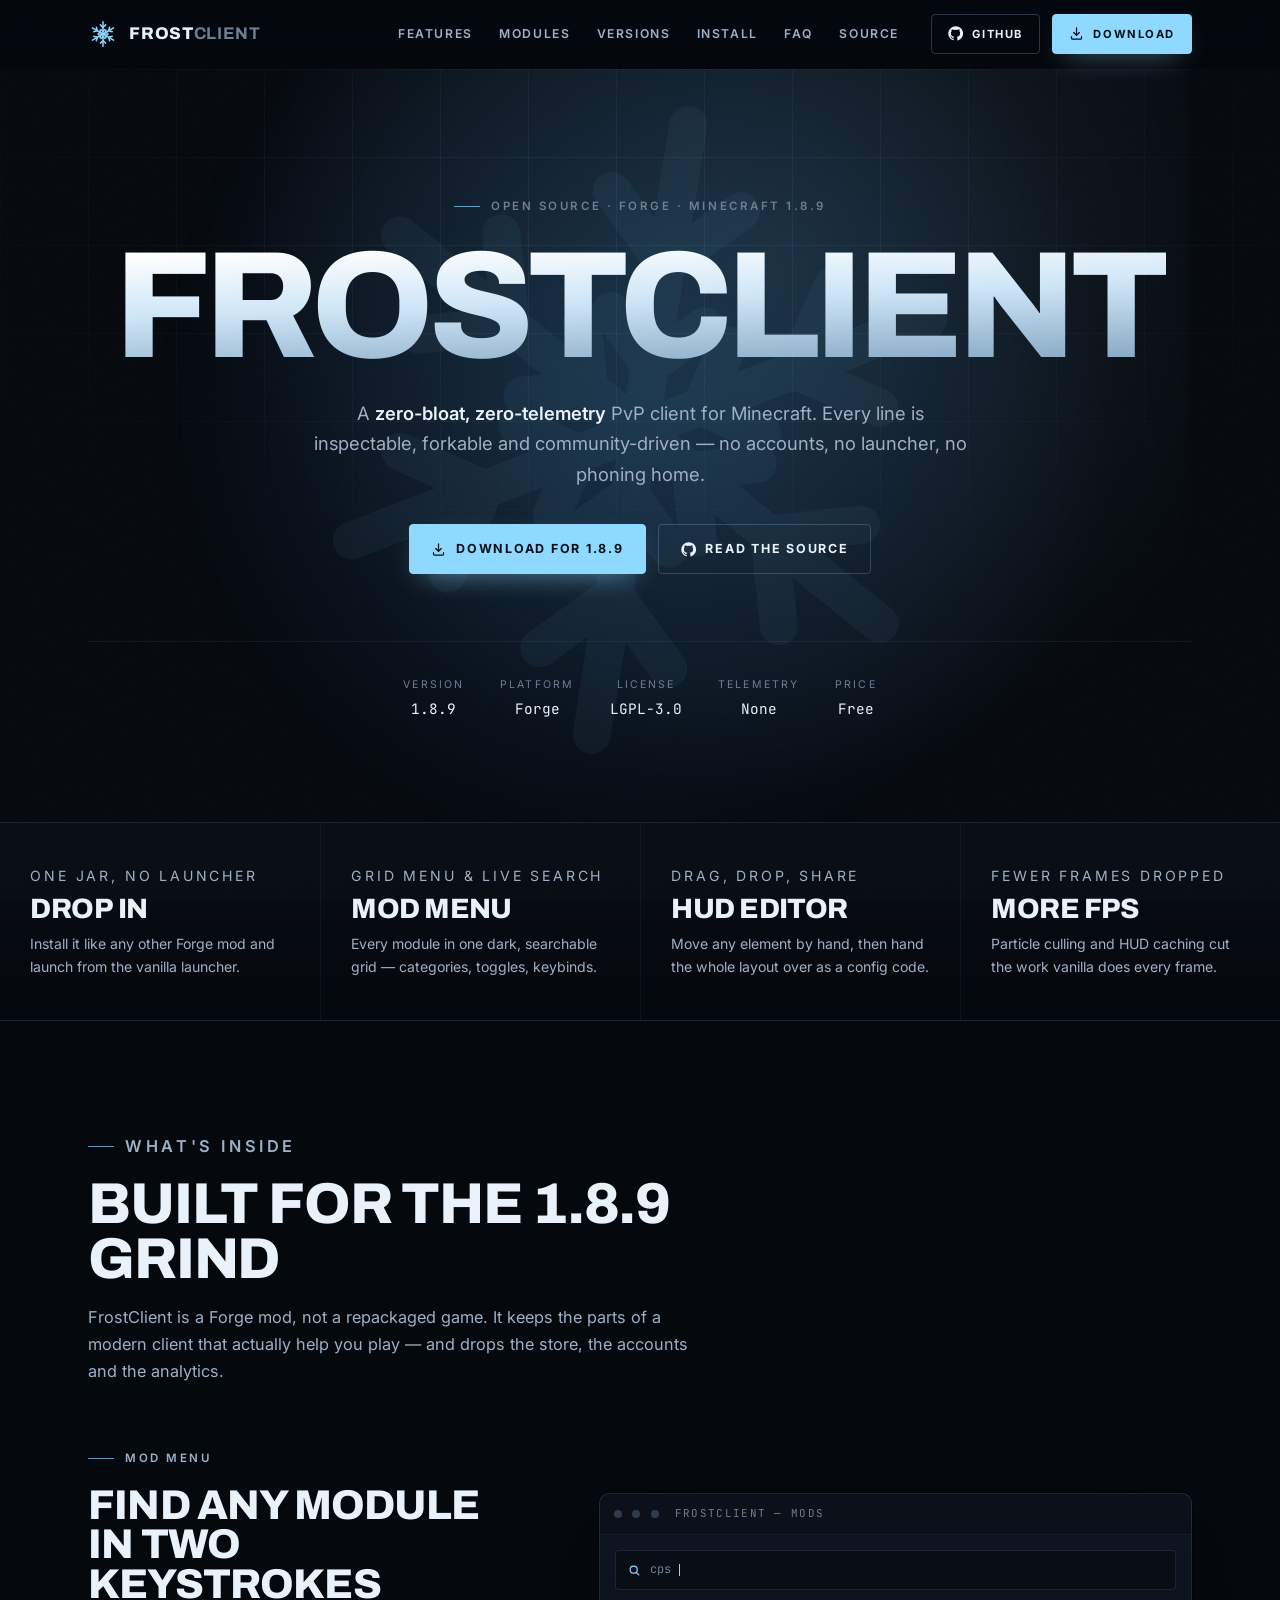
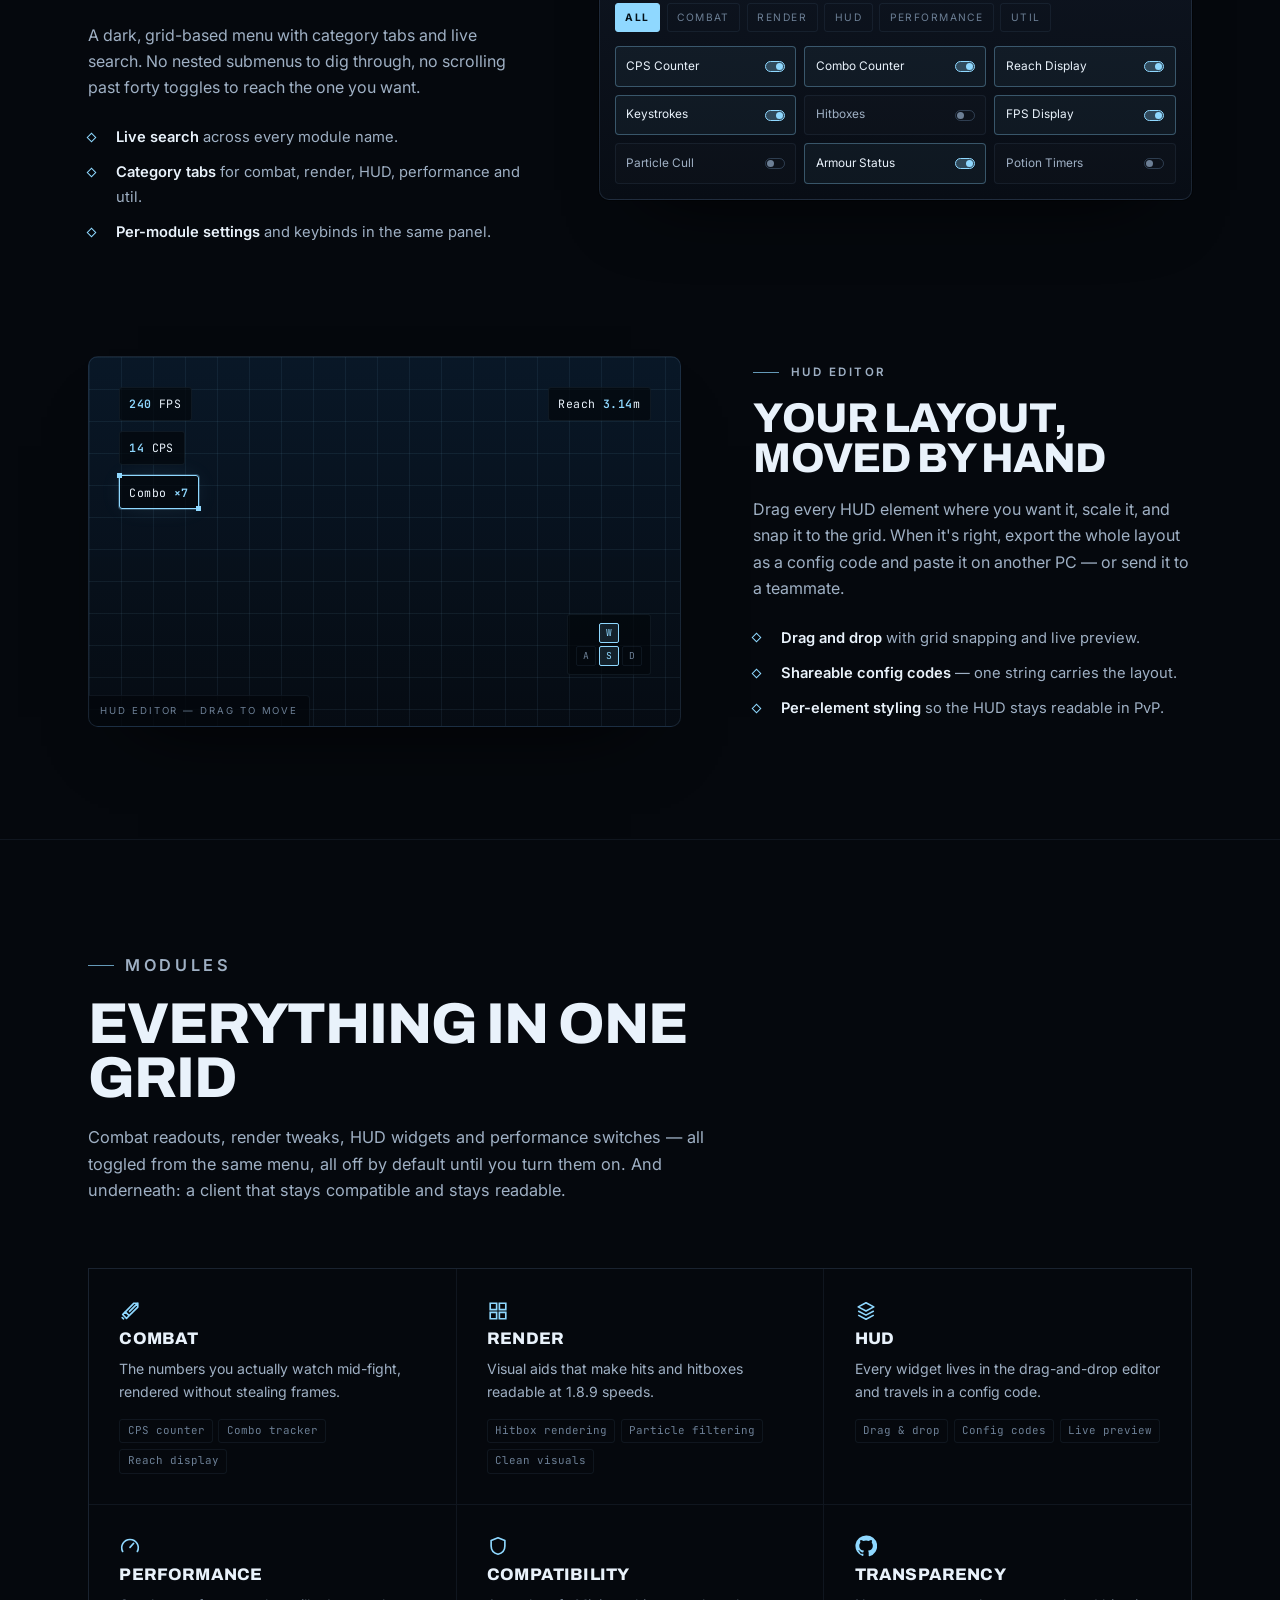
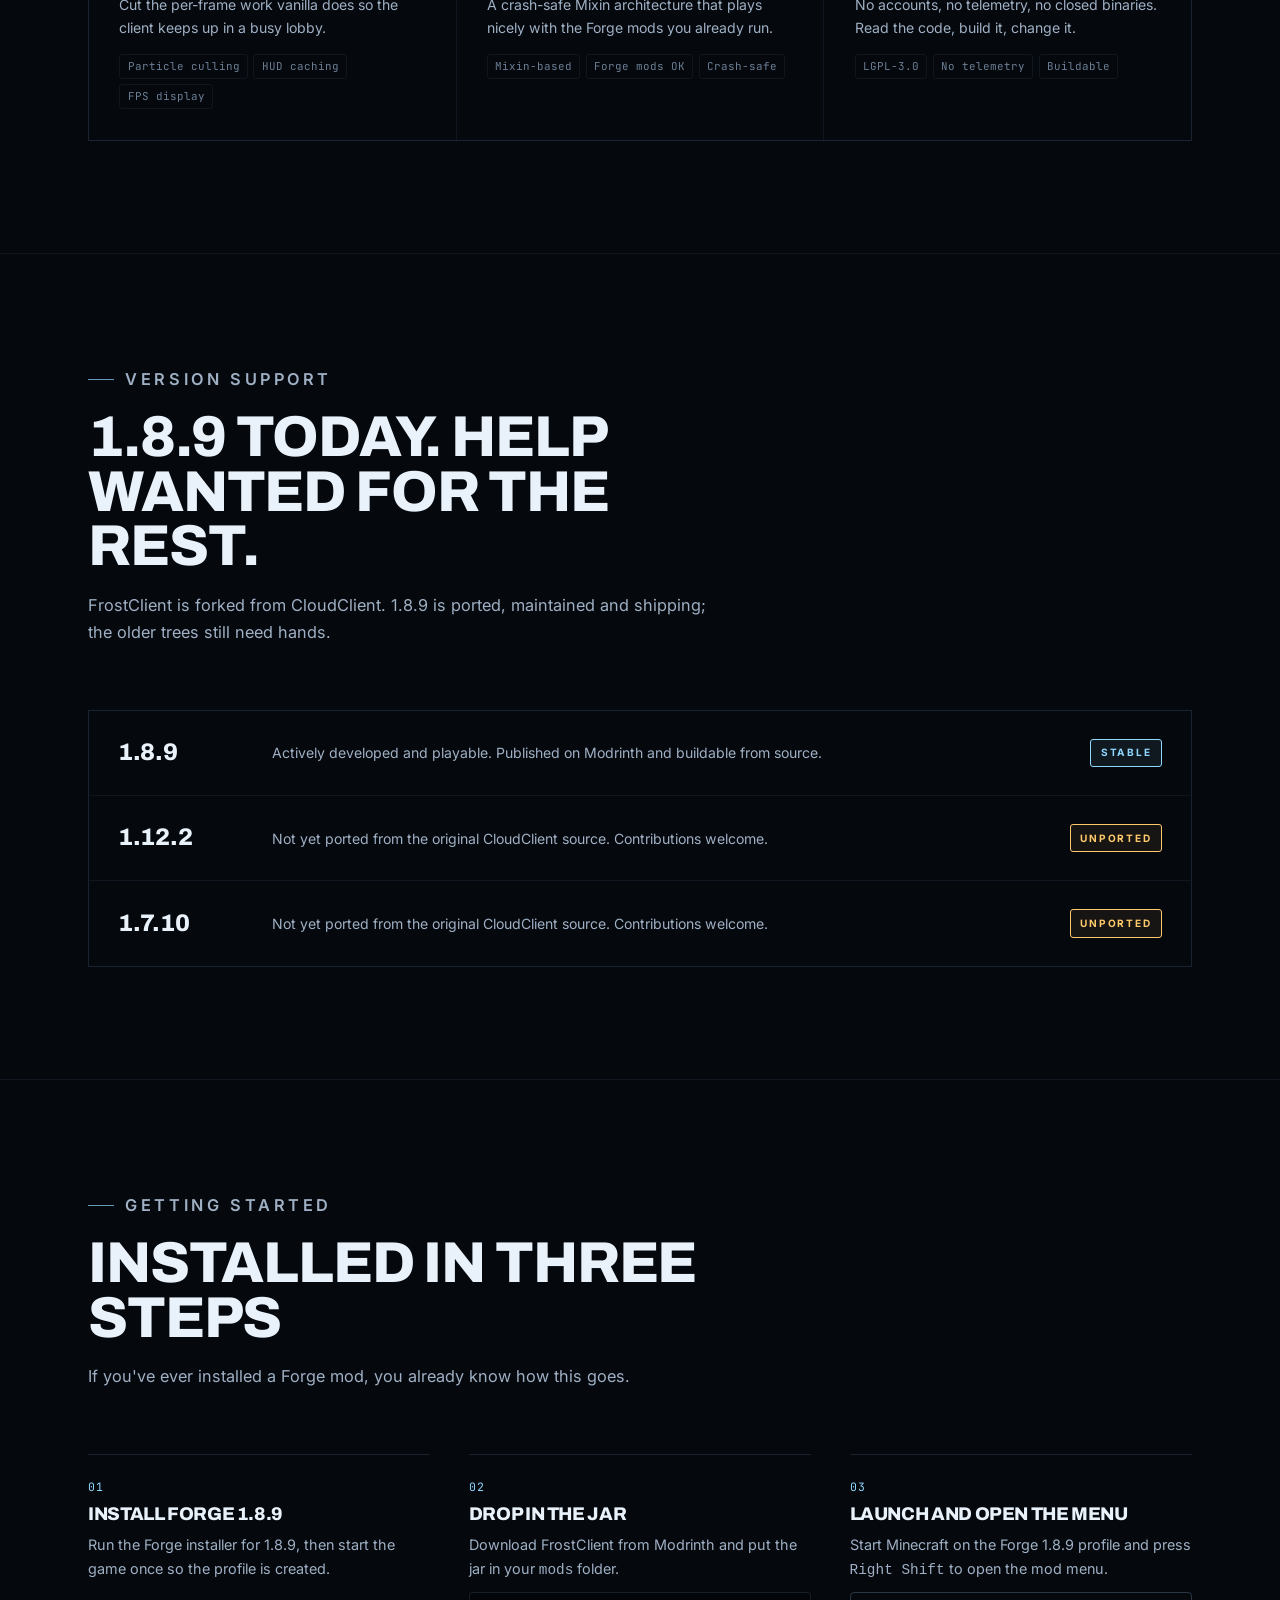
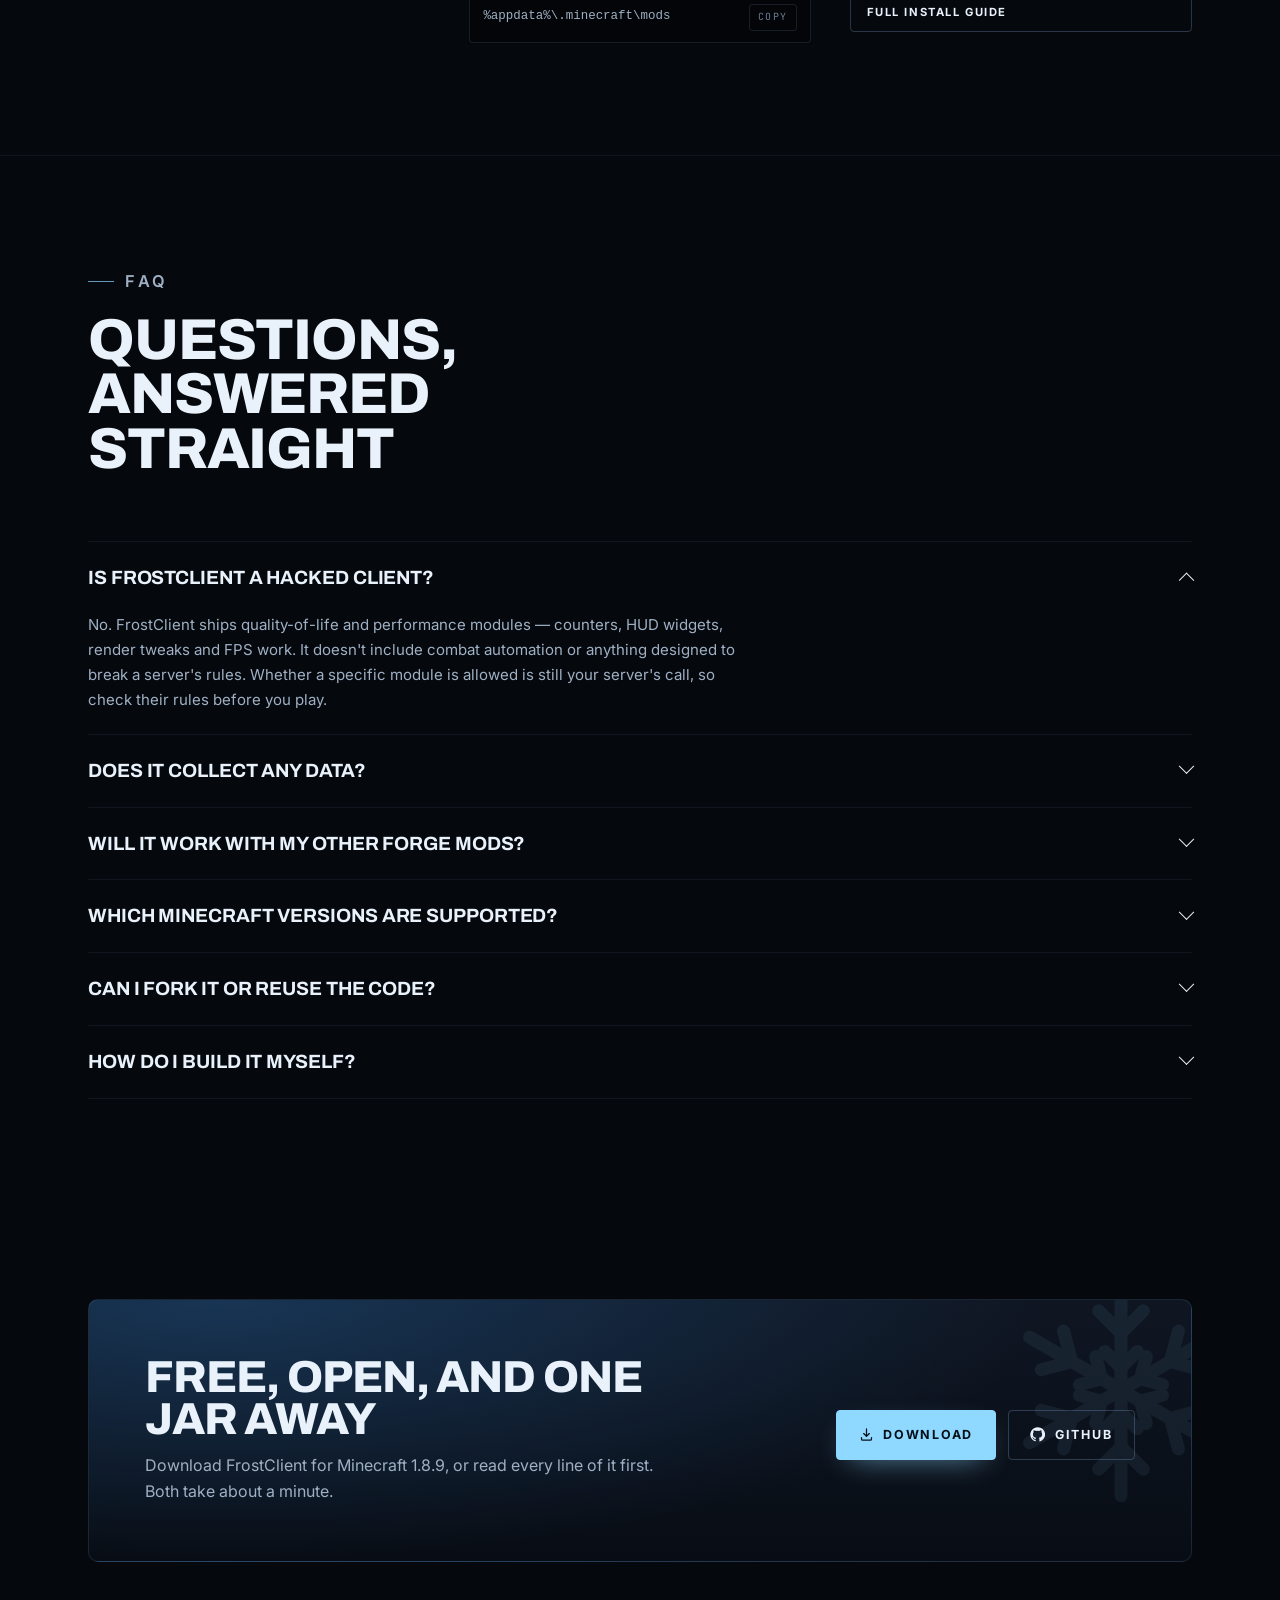
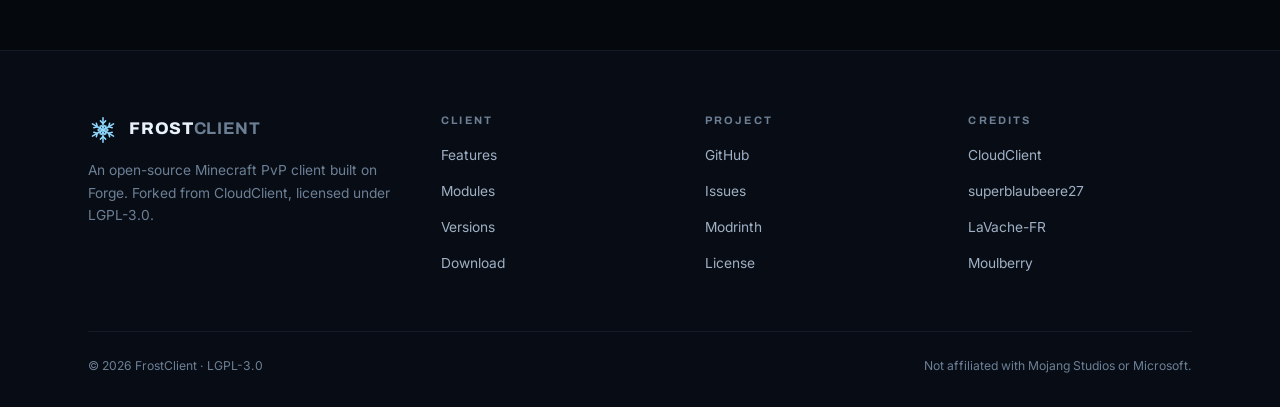
<file: index.html>
<!DOCTYPE html>
<html lang="en">
<head>
<meta charset="utf-8">
<meta name="viewport" content="width=device-width, initial-scale=1">
<title>FrostClient — Open-source Minecraft PvP client for 1.8.9</title>
<meta name="description" content="FrostClient is a zero-bloat, zero-telemetry Minecraft PvP client built on Forge. Mod menu, drag-and-drop HUD editor, PvP tools and FPS gains — fully open source under LGPL-3.0.">
<meta name="theme-color" content="#05080d">
<link rel="canonical" href="https://quitefrosty.github.io/frostclient-site/">
<link rel="icon" href="assets/img/favicon.svg" type="image/svg+xml">

<meta property="og:type" content="website">
<meta property="og:title" content="FrostClient — Open-source Minecraft PvP client">
<meta property="og:description" content="Zero bloat. Zero telemetry. A Forge-based 1.8.9 PvP client you can read, fork and build yourself.">
<meta property="og:image" content="assets/img/favicon.svg">
<meta name="twitter:card" content="summary">

<link rel="preconnect" href="https://fonts.googleapis.com">
<link rel="preconnect" href="https://fonts.gstatic.com" crossorigin>
<link href="https://fonts.googleapis.com/css2?family=Archivo:wght@700;800&family=Inter:wght@400;500;600;700&family=JetBrains+Mono:wght@400;500&display=swap" rel="stylesheet">
<link rel="stylesheet" href="assets/css/style.css">
</head>
<body>

<svg width="0" height="0" style="position:absolute" aria-hidden="true" focusable="false">
  <symbol id="flake" viewBox="0 0 64 64" fill="none">
    <g stroke="currentColor" stroke-width="3.2" stroke-linecap="round" stroke-linejoin="round">
      <g><path d="M32 33V6"/><path d="M26.5 12.5 32 18l5.5-5.5"/><path d="M28 22.5 32 26.5l4-4"/></g>
      <g transform="rotate(60 32 32)"><path d="M32 33V6"/><path d="M26.5 12.5 32 18l5.5-5.5"/><path d="M28 22.5 32 26.5l4-4"/></g>
      <g transform="rotate(120 32 32)"><path d="M32 33V6"/><path d="M26.5 12.5 32 18l5.5-5.5"/><path d="M28 22.5 32 26.5l4-4"/></g>
      <g transform="rotate(180 32 32)"><path d="M32 33V6"/><path d="M26.5 12.5 32 18l5.5-5.5"/><path d="M28 22.5 32 26.5l4-4"/></g>
      <g transform="rotate(240 32 32)"><path d="M32 33V6"/><path d="M26.5 12.5 32 18l5.5-5.5"/><path d="M28 22.5 32 26.5l4-4"/></g>
      <g transform="rotate(300 32 32)"><path d="M32 33V6"/><path d="M26.5 12.5 32 18l5.5-5.5"/><path d="M28 22.5 32 26.5l4-4"/></g>
    </g>
  </symbol>
  <symbol id="i-github" viewBox="0 0 24 24"><path fill="currentColor" d="M12 .5a11.5 11.5 0 0 0-3.64 22.42c.58.1.79-.25.79-.56v-2c-3.2.7-3.88-1.37-3.88-1.37-.53-1.34-1.29-1.7-1.29-1.7-1.05-.72.08-.7.08-.7 1.16.08 1.77 1.2 1.77 1.2 1.03 1.77 2.7 1.26 3.36.96.1-.75.4-1.26.73-1.55-2.55-.29-5.24-1.28-5.24-5.7 0-1.26.45-2.29 1.19-3.1-.12-.29-.52-1.46.11-3.05 0 0 .97-.31 3.18 1.18a11 11 0 0 1 5.8 0c2.2-1.49 3.17-1.18 3.17-1.18.63 1.59.23 2.76.12 3.05.74.81 1.18 1.84 1.18 3.1 0 4.43-2.69 5.4-5.25 5.69.41.36.78 1.06.78 2.14v3.17c0 .31.2.67.8.56A11.5 11.5 0 0 0 12 .5Z"/></symbol>
  <symbol id="i-dl" viewBox="0 0 24 24"><path fill="none" stroke="currentColor" stroke-width="2" stroke-linecap="round" stroke-linejoin="round" d="M12 3v12m0 0 4.5-4.5M12 15l-4.5-4.5M4 17v2a2 2 0 0 0 2 2h12a2 2 0 0 0 2-2v-2"/></symbol>
  <symbol id="i-search" viewBox="0 0 24 24"><path fill="none" stroke="currentColor" stroke-width="2.2" stroke-linecap="round" d="M10.5 17a6.5 6.5 0 1 0 0-13 6.5 6.5 0 0 0 0 13Zm5-1.5L20 20"/></symbol>
  <symbol id="i-grid" viewBox="0 0 24 24"><path fill="none" stroke="currentColor" stroke-width="1.8" d="M3.5 3.5h7v7h-7zm10 0h7v7h-7zm-10 10h7v7h-7zm10 0h7v7h-7z"/></symbol>
  <symbol id="i-sword" viewBox="0 0 24 24"><path fill="none" stroke="currentColor" stroke-width="1.8" stroke-linecap="round" stroke-linejoin="round" d="m20.5 3.5-9 9M20.5 3.5h-4.2l-9.4 9.4 4.2 4.2 9.4-9.4zM7 12.7 4 15.8l4.2 4.2 3.1-3.1M3.5 19.2l1.5 1.3"/></symbol>
  <symbol id="i-gauge" viewBox="0 0 24 24"><path fill="none" stroke="currentColor" stroke-width="1.8" stroke-linecap="round" d="M4 18a9 9 0 1 1 16 0M12 13.5 16 9"/></symbol>
  <symbol id="i-layers" viewBox="0 0 24 24"><path fill="none" stroke="currentColor" stroke-width="1.8" stroke-linejoin="round" d="m12 3 8.5 4.5L12 12 3.5 7.5 12 3Zm8.5 9L12 16.5 3.5 12m17 4.5L12 21l-8.5-4.5"/></symbol>
  <symbol id="i-shield" viewBox="0 0 24 24"><path fill="none" stroke="currentColor" stroke-width="1.8" stroke-linejoin="round" d="M12 3 4.5 6v6c0 4.4 3.1 7.9 7.5 9 4.4-1.1 7.5-4.6 7.5-9V6L12 3Z"/></symbol>
</svg>

<a class="skip" href="#main">Skip to content</a>
<div class="grain" aria-hidden="true"></div>

<header class="header" id="header">
  <div class="shell header__inner">
    <a class="brand" href="index.html" aria-label="FrostClient — home">
      <span class="brand__mark"><svg><use href="#flake"/></svg></span>
      <span class="brand__word">Frost<span>Client</span></span>
    </a>

    <nav class="nav" id="nav" aria-label="Primary">
      <a href="#features">Features</a>
      <a href="#modules">Modules</a>
      <a href="#versions">Versions</a>
      <a href="#install">Install</a>
      <a href="#faq">FAQ</a>
      <a href="https://github.com/QuiteFrosty/FrostClient" rel="noopener">Source</a>
      <a class="nav__dl" href="download.html">Download</a>
    </nav>

    <div class="header__actions">
      <a class="btn btn--sm btn--ghost" href="https://github.com/QuiteFrosty/FrostClient" rel="noopener">
        <svg><use href="#i-github"/></svg> GitHub
      </a>
      <a class="btn btn--sm btn--primary" href="download.html">
        <svg><use href="#i-dl"/></svg> Download
      </a>
      <button class="burger" id="burger" type="button" aria-expanded="false" aria-controls="nav" aria-label="Toggle menu"><span></span></button>
    </div>
  </div>
</header>

<main id="main">

  <!-- HERO -->
  <section class="hero">
    <div class="backdrop" aria-hidden="true"></div>
    <svg class="hero__watermark" viewBox="0 0 64 64" aria-hidden="true"><use href="#flake"/></svg>
    <div class="shell">
      <div class="hero__grid">
        <p class="eyebrow">Open source &middot; Forge &middot; Minecraft 1.8.9</p>
        <h1 class="hero__title">FrostClient</h1>
        <p class="hero__sub">A <strong>zero-bloat, zero-telemetry</strong> PvP client for Minecraft. Every line is inspectable, forkable and community-driven — no accounts, no launcher, no phoning home.</p>
        <div class="hero__cta">
          <a class="btn btn--primary" href="download.html"><svg><use href="#i-dl"/></svg> Download for 1.8.9</a>
          <a class="btn btn--ghost" href="https://github.com/QuiteFrosty/FrostClient" rel="noopener"><svg><use href="#i-github"/></svg> Read the source</a>
        </div>

        <dl class="specs">
          <div><dt>Version</dt><dd>1.8.9</dd></div>
          <div><dt>Platform</dt><dd>Forge</dd></div>
          <div><dt>License</dt><dd>LGPL-3.0</dd></div>
          <div><dt>Telemetry</dt><dd>None</dd></div>
          <div><dt>Price</dt><dd>Free</dd></div>
        </dl>
      </div>
    </div>
  </section>

  <!-- PILLARS -->
  <section class="pillars" aria-label="Highlights">
    <article class="pillar reveal">
      <p class="pillar__k">One jar, no launcher</p>
      <h3>Drop&nbsp;In</h3>
      <p>Install it like any other Forge mod and launch from the vanilla launcher.</p>
    </article>
    <article class="pillar reveal">
      <p class="pillar__k">Grid menu &amp; live search</p>
      <h3>Mod&nbsp;Menu</h3>
      <p>Every module in one dark, searchable grid — categories, toggles, keybinds.</p>
    </article>
    <article class="pillar reveal">
      <p class="pillar__k">Drag, drop, share</p>
      <h3>HUD&nbsp;Editor</h3>
      <p>Move any element by hand, then hand the whole layout over as a config code.</p>
    </article>
    <article class="pillar reveal">
      <p class="pillar__k">Fewer frames dropped</p>
      <h3>More&nbsp;FPS</h3>
      <p>Particle culling and HUD caching cut the work vanilla does every frame.</p>
    </article>
  </section>

  <!-- FEATURES -->
  <section class="section" id="features">
    <div class="shell">
      <div class="section-head reveal">
        <p class="eyebrow">What's inside</p>
        <h2>Built for the 1.8.9 grind</h2>
        <p>FrostClient is a Forge mod, not a repackaged game. It keeps the parts of a modern client that actually help you play — and drops the store, the accounts and the analytics.</p>
      </div>

      <article class="feature reveal">
        <div class="feature__body">
          <p class="eyebrow">Mod menu</p>
          <h3>Find any module in two keystrokes</h3>
          <p>A dark, grid-based menu with category tabs and live search. No nested submenus to dig through, no scrolling past forty toggles to reach the one you want.</p>
          <ul class="checks">
            <li><span><strong>Live search</strong> across every module name.</span></li>
            <li><span><strong>Category tabs</strong> for combat, render, HUD, performance and util.</span></li>
            <li><span><strong>Per-module settings</strong> and keybinds in the same panel.</span></li>
          </ul>
        </div>
        <div class="mock" aria-hidden="true">
          <div class="mock__bar">
            <span class="mock__dot"></span><span class="mock__dot"></span><span class="mock__dot"></span>
            <span class="mock__title">FrostClient — Mods</span>
          </div>
          <div class="mock__body">
            <div class="mock__search"><svg><use href="#i-search"/></svg> cps<span class="caret"></span></div>
            <div class="tabs">
              <span class="tab is-active">All</span><span class="tab">Combat</span><span class="tab">Render</span>
              <span class="tab">HUD</span><span class="tab">Performance</span><span class="tab">Util</span>
            </div>
            <ul class="mods">
              <li class="on">CPS Counter <span class="sw"></span></li>
              <li class="on">Combo Counter <span class="sw"></span></li>
              <li class="on">Reach Display <span class="sw"></span></li>
              <li class="on">Keystrokes <span class="sw"></span></li>
              <li>Hitboxes <span class="sw"></span></li>
              <li class="on">FPS Display <span class="sw"></span></li>
              <li>Particle Cull <span class="sw"></span></li>
              <li class="on">Armour Status <span class="sw"></span></li>
              <li>Potion Timers <span class="sw"></span></li>
            </ul>
          </div>
        </div>
      </article>

      <article class="feature feature--flip reveal">
        <div class="feature__body">
          <p class="eyebrow">HUD editor</p>
          <h3>Your layout, moved by hand</h3>
          <p>Drag every HUD element where you want it, scale it, and snap it to the grid. When it's right, export the whole layout as a config code and paste it on another PC — or send it to a teammate.</p>
          <ul class="checks">
            <li><span><strong>Drag and drop</strong> with grid snapping and live preview.</span></li>
            <li><span><strong>Shareable config codes</strong> — one string carries the layout.</span></li>
            <li><span><strong>Per-element styling</strong> so the HUD stays readable in PvP.</span></li>
          </ul>
        </div>
        <div class="hud" aria-hidden="true">
          <div class="hud__grid"></div>
          <div class="widget" style="top:8%;left:5%"><b>240</b> FPS</div>
          <div class="widget" style="top:20%;left:5%"><b>14</b> CPS</div>
          <div class="widget widget--sel" style="top:32%;left:5%">Combo <b>&times;7</b></div>
          <div class="widget" style="top:8%;right:5%">Reach <b>3.14</b>m</div>
          <div class="widget" style="bottom:14%;right:5%;padding:0.5rem">
            <div class="keys">
              <span class="blank"></span><span class="hit">W</span><span class="blank"></span>
              <span>A</span><span class="hit">S</span><span>D</span>
            </div>
          </div>
          <span class="hud__label">HUD editor — drag to move</span>
        </div>
      </article>
    </div>
  </section>

  <!-- MODULES -->
  <section class="section rule" id="modules">
    <div class="shell">
      <div class="section-head reveal">
        <p class="eyebrow">Modules</p>
        <h2>Everything in one grid</h2>
        <p>Combat readouts, render tweaks, HUD widgets and performance switches — all toggled from the same menu, all off by default until you turn them on. And underneath: a client that stays compatible and stays readable.</p>
      </div>

      <div class="caps">
        <article class="cap reveal">
          <svg class="cap__icon"><use href="#i-sword"/></svg>
          <h3>Combat</h3>
          <p>The numbers you actually watch mid-fight, rendered without stealing frames.</p>
          <ul><li>CPS counter</li><li>Combo tracker</li><li>Reach display</li></ul>
        </article>
        <article class="cap reveal">
          <svg class="cap__icon"><use href="#i-grid"/></svg>
          <h3>Render</h3>
          <p>Visual aids that make hits and hitboxes readable at 1.8.9 speeds.</p>
          <ul><li>Hitbox rendering</li><li>Particle filtering</li><li>Clean visuals</li></ul>
        </article>
        <article class="cap reveal">
          <svg class="cap__icon"><use href="#i-layers"/></svg>
          <h3>HUD</h3>
          <p>Every widget lives in the drag-and-drop editor and travels in a config code.</p>
          <ul><li>Drag &amp; drop</li><li>Config codes</li><li>Live preview</li></ul>
        </article>
        <article class="cap reveal">
          <svg class="cap__icon"><use href="#i-gauge"/></svg>
          <h3>Performance</h3>
          <p>Cut the per-frame work vanilla does so the client keeps up in a busy lobby.</p>
          <ul><li>Particle culling</li><li>HUD caching</li><li>FPS display</li></ul>
        </article>
        <article class="cap reveal">
          <svg class="cap__icon"><use href="#i-shield"/></svg>
          <h3>Compatibility</h3>
          <p>A crash-safe Mixin architecture that plays nicely with the Forge mods you already run.</p>
          <ul><li>Mixin-based</li><li>Forge mods OK</li><li>Crash-safe</li></ul>
        </article>
        <article class="cap reveal">
          <svg class="cap__icon"><use href="#i-github"/></svg>
          <h3>Transparency</h3>
          <p>No accounts, no telemetry, no closed binaries. Read the code, build it, change it.</p>
          <ul><li>LGPL-3.0</li><li>No telemetry</li><li>Buildable</li></ul>
        </article>
      </div>
    </div>
  </section>

  <!-- VERSIONS -->
  <section class="section rule" id="versions">
    <div class="shell">
      <div class="section-head reveal">
        <p class="eyebrow">Version support</p>
        <h2>1.8.9 today. Help wanted for the rest.</h2>
        <p>FrostClient is forked from CloudClient. 1.8.9 is ported, maintained and shipping; the older trees still need hands.</p>
      </div>

      <div class="versions reveal">
        <div class="version">
          <span class="version__num">1.8.9</span>
          <p>Actively developed and playable. Published on Modrinth and buildable from source.</p>
          <span class="badge badge--live">Stable</span>
        </div>
        <div class="version">
          <span class="version__num">1.12.2</span>
          <p>Not yet ported from the original CloudClient source. Contributions welcome.</p>
          <span class="badge badge--wip">Unported</span>
        </div>
        <div class="version">
          <span class="version__num">1.7.10</span>
          <p>Not yet ported from the original CloudClient source. Contributions welcome.</p>
          <span class="badge badge--wip">Unported</span>
        </div>
      </div>
    </div>
  </section>

  <!-- INSTALL -->
  <section class="section rule" id="install">
    <div class="shell">
      <div class="section-head reveal">
        <p class="eyebrow">Getting started</p>
        <h2>Installed in three steps</h2>
        <p>If you've ever installed a Forge mod, you already know how this goes.</p>
      </div>

      <div class="steps reveal">
        <article class="step">
          <h3>Install Forge 1.8.9</h3>
          <p>Run the Forge installer for 1.8.9, then start the game once so the profile is created.</p>
        </article>
        <article class="step">
          <h3>Drop in the jar</h3>
          <p>Download FrostClient from Modrinth and put the jar in your <code>mods</code> folder.</p>
          <div class="code">
            <code>%appdata%\.minecraft\mods</code>
            <button class="copy" type="button" data-copy="%appdata%\.minecraft\mods">Copy</button>
          </div>
        </article>
        <article class="step">
          <h3>Launch and open the menu</h3>
          <p>Start Minecraft on the Forge 1.8.9 profile and press <code>Right&nbsp;Shift</code> to open the mod menu.</p>
          <a class="btn btn--sm btn--ghost" href="download.html">Full install guide</a>
        </article>
      </div>
    </div>
  </section>

  <!-- FAQ -->
  <section class="section rule" id="faq">
    <div class="shell">
      <div class="section-head reveal">
        <p class="eyebrow">FAQ</p>
        <h2>Questions, answered straight</h2>
      </div>

      <div class="faq reveal">
        <details open>
          <summary>Is FrostClient a hacked client?</summary>
          <p>No. FrostClient ships quality-of-life and performance modules — counters, HUD widgets, render tweaks and FPS work. It doesn't include combat automation or anything designed to break a server's rules. Whether a specific module is allowed is still your server's call, so check their rules before you play.</p>
        </details>
        <details>
          <summary>Does it collect any data?</summary>
          <p>No accounts, no analytics, no phone-home. That's the reason the project exists — and because the client is open source under LGPL-3.0, you don't have to take our word for it.</p>
        </details>
        <details>
          <summary>Will it work with my other Forge mods?</summary>
          <p>That's the intent. FrostClient uses a crash-safe Mixin architecture specifically so it can sit alongside other Forge mods instead of replacing your whole install. If you hit a conflict, <a href="https://github.com/QuiteFrosty/FrostClient/issues" rel="noopener">open an issue</a> with your log.</p>
        </details>
        <details>
          <summary>Which Minecraft versions are supported?</summary>
          <p>1.8.9 only, for now. The 1.7.10 and 1.12.2 trees haven't been ported from the original CloudClient source yet — if you want to take one on, the repository is open.</p>
        </details>
        <details>
          <summary>Can I fork it or reuse the code?</summary>
          <p>Yes. FrostClient is licensed under the <a href="https://www.gnu.org/licenses/lgpl-3.0.html" rel="noopener">GNU LGPL v3.0</a>, so you can modify and redistribute it as long as you disclose your source. It's forked from CloudClient and credits superblaubeere27, LaVache-FR and Moulberry.</p>
        </details>
        <details>
          <summary>How do I build it myself?</summary>
          <p>Clone the repository, move into the folder for your target version, run <code>gradlew setupDecompWorkspace idea</code> (or <code>eclipse</code>), then <code>gradlew build</code>. The compiled jar lands in <code>build/libs</code>.</p>
        </details>
      </div>
    </div>
  </section>

  <!-- CTA -->
  <section class="section section--tight">
    <div class="shell">
      <div class="cta reveal">
        <svg class="cta__mark" viewBox="0 0 64 64" aria-hidden="true"><use href="#flake"/></svg>
        <div class="cta__text">
          <h2>Free, open, and one jar away</h2>
          <p>Download FrostClient for Minecraft 1.8.9, or read every line of it first. Both take about a minute.</p>
        </div>
        <div class="hero__cta">
          <a class="btn btn--primary" href="download.html"><svg><use href="#i-dl"/></svg> Download</a>
          <a class="btn btn--ghost" href="https://github.com/QuiteFrosty/FrostClient" rel="noopener"><svg><use href="#i-github"/></svg> GitHub</a>
        </div>
      </div>
    </div>
  </section>

</main>

<footer class="footer">
  <div class="shell">
    <div class="footer__top">
      <div class="footer__about">
        <a class="brand" href="index.html" aria-label="FrostClient — home">
          <span class="brand__mark"><svg><use href="#flake"/></svg></span>
          <span class="brand__word">Frost<span>Client</span></span>
        </a>
        <p>An open-source Minecraft PvP client built on Forge. Forked from CloudClient, licensed under LGPL-3.0.</p>
      </div>
      <div>
        <h4>Client</h4>
        <ul>
          <li><a href="#features">Features</a></li>
          <li><a href="#modules">Modules</a></li>
          <li><a href="#versions">Versions</a></li>
          <li><a href="download.html">Download</a></li>
        </ul>
      </div>
      <div>
        <h4>Project</h4>
        <ul>
          <li><a href="https://github.com/QuiteFrosty/FrostClient" rel="noopener">GitHub</a></li>
          <li><a href="https://github.com/QuiteFrosty/FrostClient/issues" rel="noopener">Issues</a></li>
          <li><a href="https://modrinth.com/mod/frost" rel="noopener">Modrinth</a></li>
          <li><a href="https://www.gnu.org/licenses/lgpl-3.0.html" rel="noopener">License</a></li>
        </ul>
      </div>
      <div>
        <h4>Credits</h4>
        <ul>
          <li><a href="https://github.com/cloudclientdev/cloudclient" rel="noopener">CloudClient</a></li>
          <li><a href="https://github.com/superblaubeere27" rel="noopener">superblaubeere27</a></li>
          <li><a href="https://github.com/LaVache-FR" rel="noopener">LaVache-FR</a></li>
          <li><a href="https://github.com/Moulberry" rel="noopener">Moulberry</a></li>
        </ul>
      </div>
    </div>
    <div class="footer__bottom">
      <p>&copy; 2026 FrostClient &middot; LGPL-3.0</p>
      <p>Not affiliated with Mojang Studios or Microsoft.</p>
    </div>
  </div>
</footer>

<script src="assets/js/main.js" defer></script>
</body>
</html>
</file>
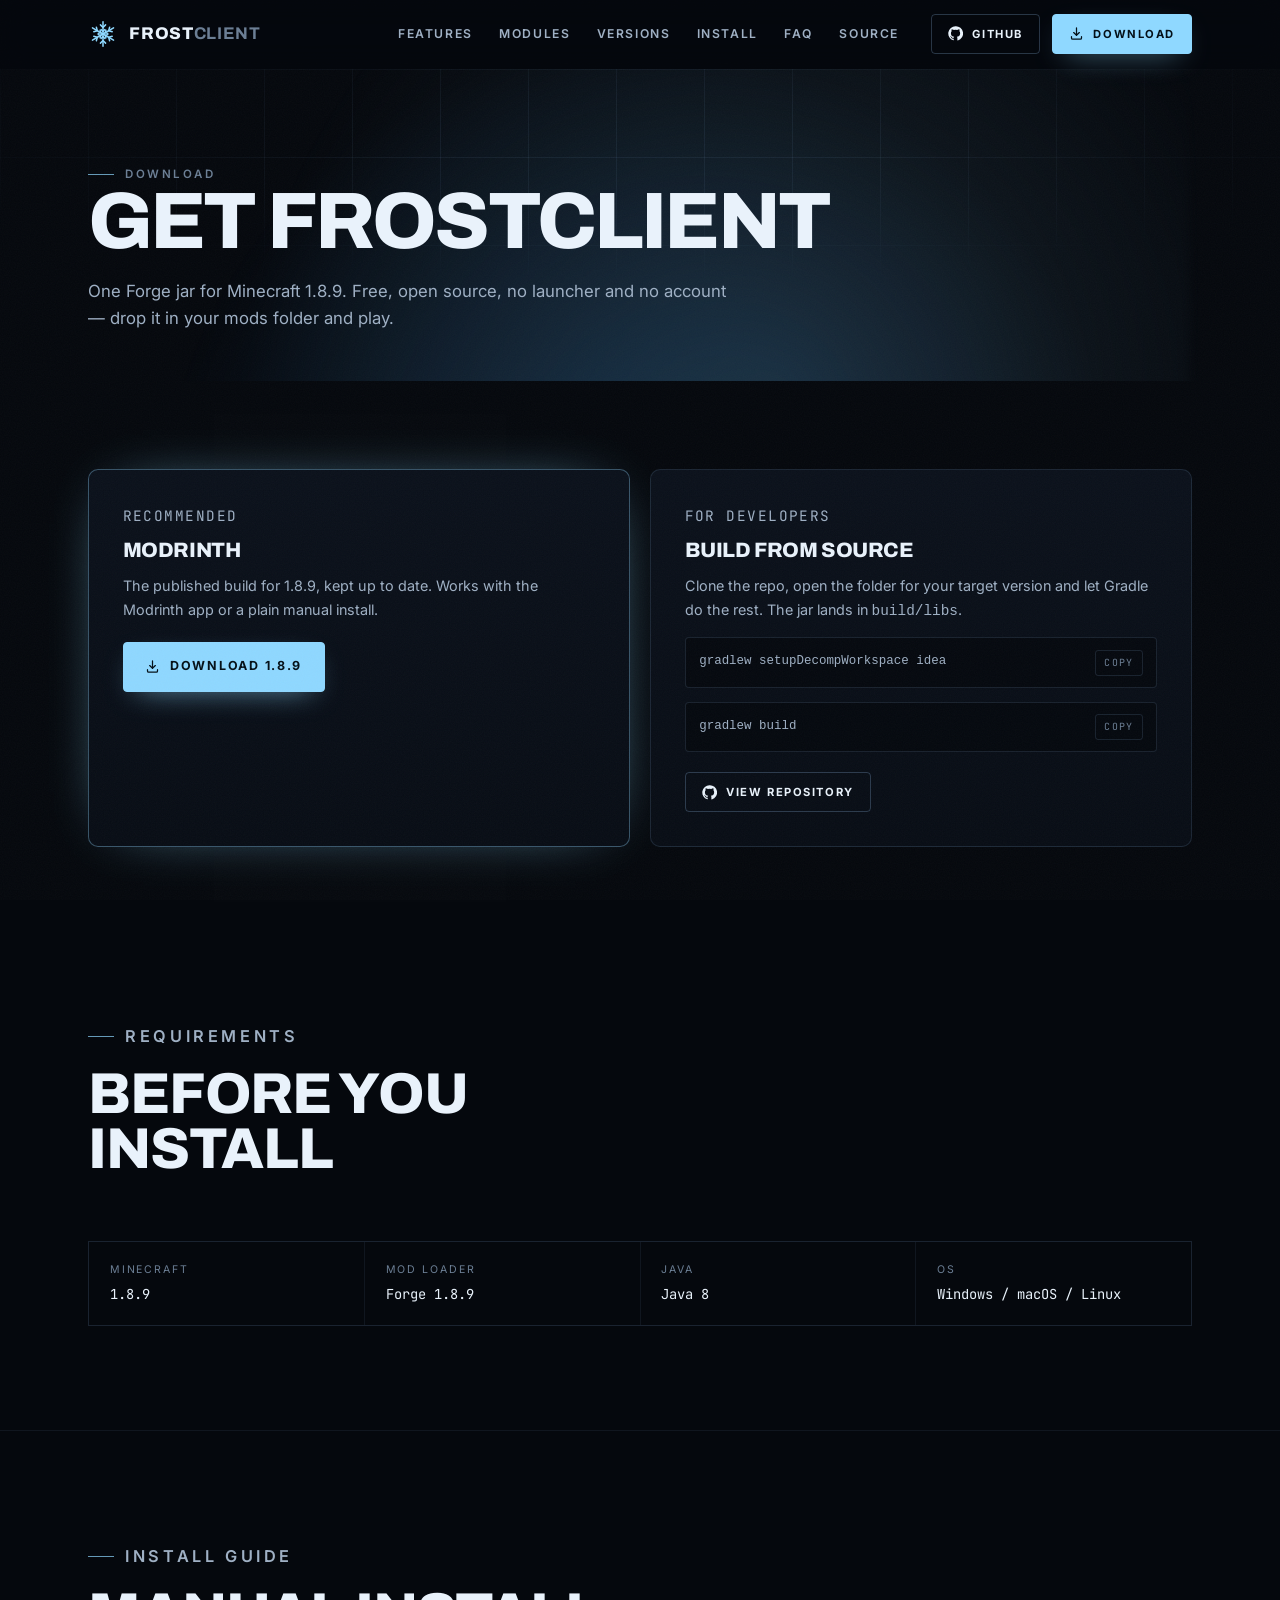
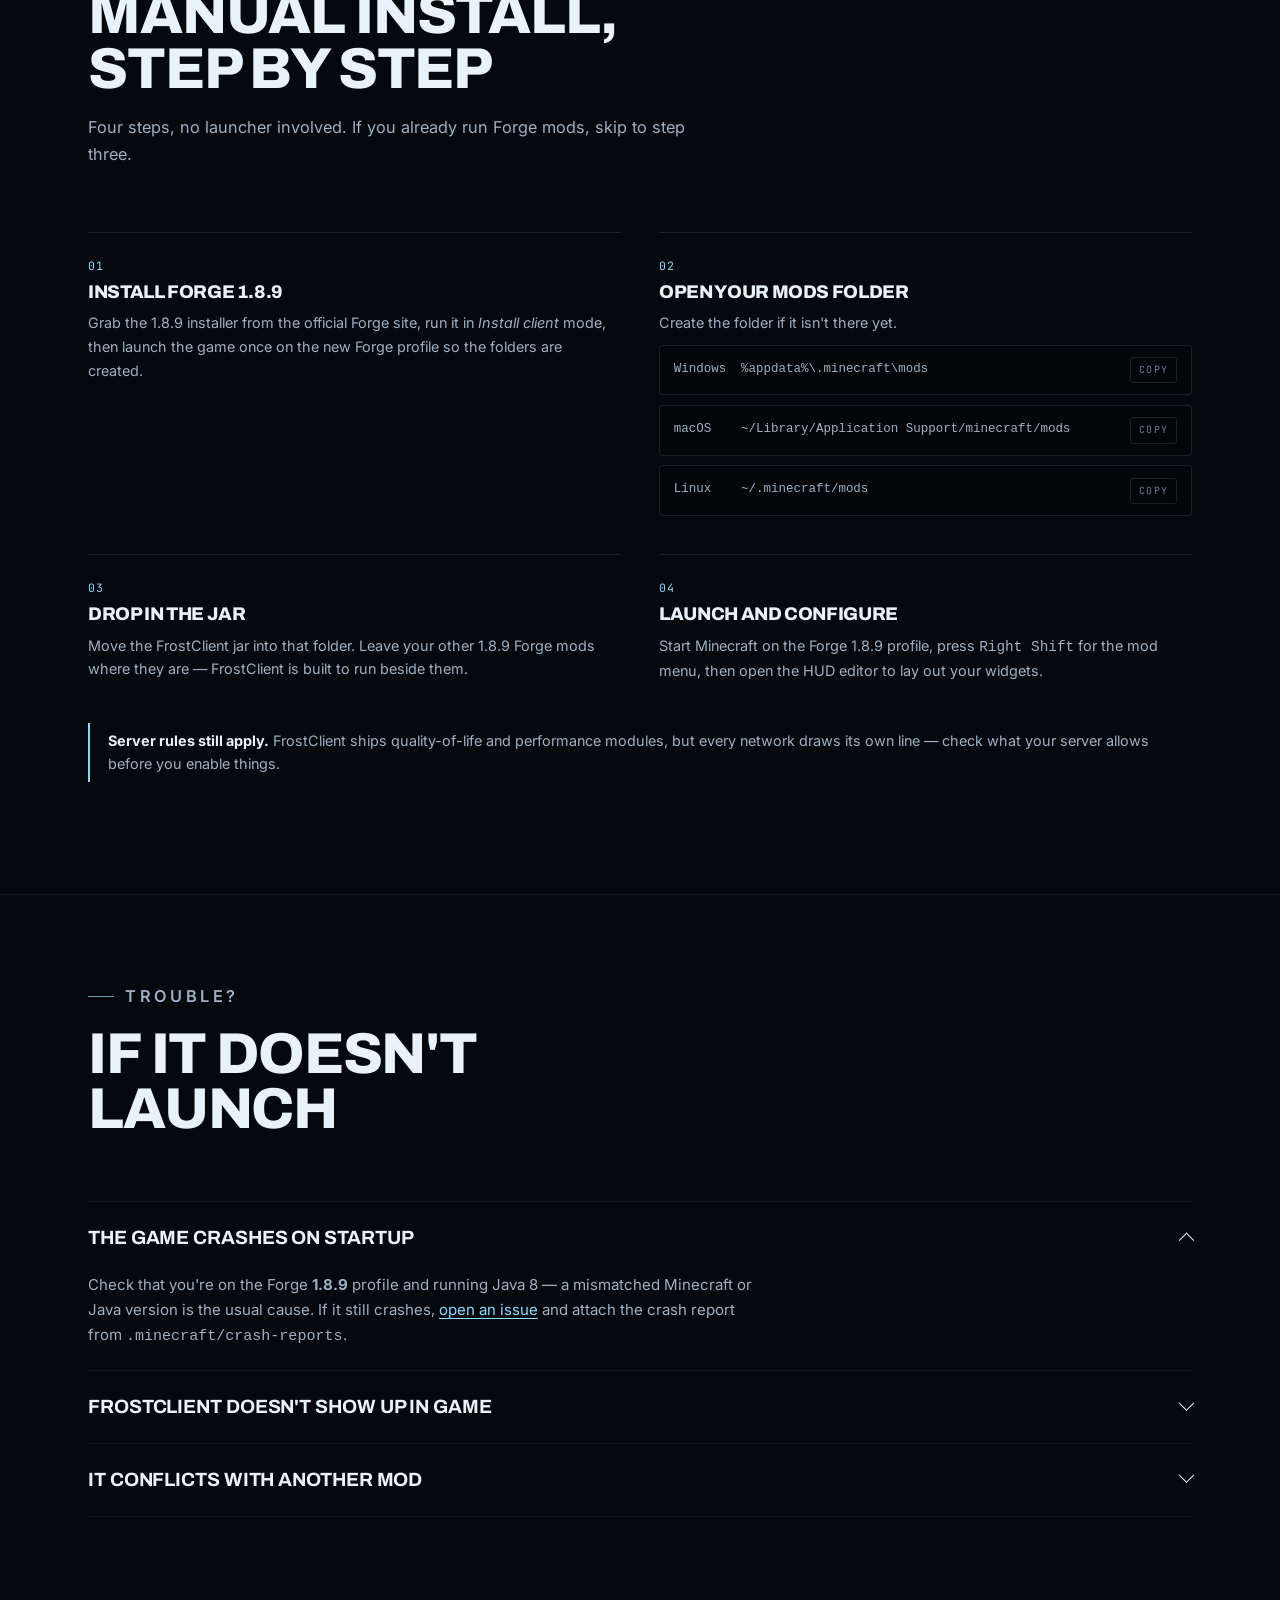
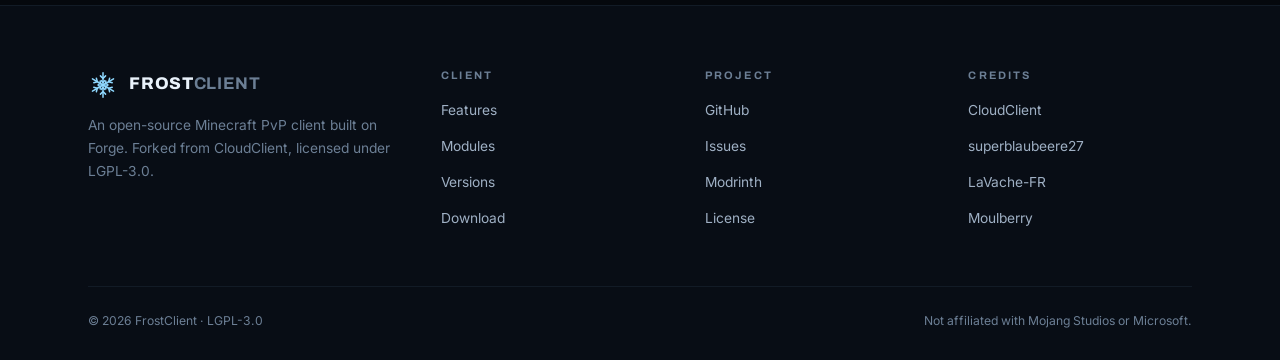
<file: download.html>
<!DOCTYPE html>
<html lang="en">
<head>
<meta charset="utf-8">
<meta name="viewport" content="width=device-width, initial-scale=1">
<title>Download FrostClient — Minecraft 1.8.9</title>
<meta name="description" content="Download FrostClient for Minecraft 1.8.9 from Modrinth, or build it yourself from source. Forge install guide, requirements and troubleshooting.">
<meta name="theme-color" content="#05080d">
<link rel="icon" href="assets/img/favicon.svg" type="image/svg+xml">
<meta property="og:type" content="website">
<meta property="og:title" content="Download FrostClient">
<meta property="og:description" content="Get FrostClient for Minecraft 1.8.9 — free, open source, no launcher.">
<link rel="preconnect" href="https://fonts.googleapis.com">
<link rel="preconnect" href="https://fonts.gstatic.com" crossorigin>
<link href="https://fonts.googleapis.com/css2?family=Archivo:wght@700;800&family=Inter:wght@400;500;600;700&family=JetBrains+Mono:wght@400;500&display=swap" rel="stylesheet">
<link rel="stylesheet" href="assets/css/style.css">
</head>
<body>

<svg width="0" height="0" style="position:absolute" aria-hidden="true" focusable="false">
  <symbol id="flake" viewBox="0 0 64 64" fill="none">
    <g stroke="currentColor" stroke-width="3.2" stroke-linecap="round" stroke-linejoin="round">
      <g><path d="M32 33V6"/><path d="M26.5 12.5 32 18l5.5-5.5"/><path d="M28 22.5 32 26.5l4-4"/></g>
      <g transform="rotate(60 32 32)"><path d="M32 33V6"/><path d="M26.5 12.5 32 18l5.5-5.5"/><path d="M28 22.5 32 26.5l4-4"/></g>
      <g transform="rotate(120 32 32)"><path d="M32 33V6"/><path d="M26.5 12.5 32 18l5.5-5.5"/><path d="M28 22.5 32 26.5l4-4"/></g>
      <g transform="rotate(180 32 32)"><path d="M32 33V6"/><path d="M26.5 12.5 32 18l5.5-5.5"/><path d="M28 22.5 32 26.5l4-4"/></g>
      <g transform="rotate(240 32 32)"><path d="M32 33V6"/><path d="M26.5 12.5 32 18l5.5-5.5"/><path d="M28 22.5 32 26.5l4-4"/></g>
      <g transform="rotate(300 32 32)"><path d="M32 33V6"/><path d="M26.5 12.5 32 18l5.5-5.5"/><path d="M28 22.5 32 26.5l4-4"/></g>
    </g>
  </symbol>
  <symbol id="i-github" viewBox="0 0 24 24"><path fill="currentColor" d="M12 .5a11.5 11.5 0 0 0-3.64 22.42c.58.1.79-.25.79-.56v-2c-3.2.7-3.88-1.37-3.88-1.37-.53-1.34-1.29-1.7-1.29-1.7-1.05-.72.08-.7.08-.7 1.16.08 1.77 1.2 1.77 1.2 1.03 1.77 2.7 1.26 3.36.96.1-.75.4-1.26.73-1.55-2.55-.29-5.24-1.28-5.24-5.7 0-1.26.45-2.29 1.19-3.1-.12-.29-.52-1.46.11-3.05 0 0 .97-.31 3.18 1.18a11 11 0 0 1 5.8 0c2.2-1.49 3.17-1.18 3.17-1.18.63 1.59.23 2.76.12 3.05.74.81 1.18 1.84 1.18 3.1 0 4.43-2.69 5.4-5.25 5.69.41.36.78 1.06.78 2.14v3.17c0 .31.2.67.8.56A11.5 11.5 0 0 0 12 .5Z"/></symbol>
  <symbol id="i-dl" viewBox="0 0 24 24"><path fill="none" stroke="currentColor" stroke-width="2" stroke-linecap="round" stroke-linejoin="round" d="M12 3v12m0 0 4.5-4.5M12 15l-4.5-4.5M4 17v2a2 2 0 0 0 2 2h12a2 2 0 0 0 2-2v-2"/></symbol>
  <symbol id="i-search" viewBox="0 0 24 24"><path fill="none" stroke="currentColor" stroke-width="2.2" stroke-linecap="round" d="M10.5 17a6.5 6.5 0 1 0 0-13 6.5 6.5 0 0 0 0 13Zm5-1.5L20 20"/></symbol>
  <symbol id="i-grid" viewBox="0 0 24 24"><path fill="none" stroke="currentColor" stroke-width="1.8" d="M3.5 3.5h7v7h-7zm10 0h7v7h-7zm-10 10h7v7h-7zm10 0h7v7h-7z"/></symbol>
  <symbol id="i-sword" viewBox="0 0 24 24"><path fill="none" stroke="currentColor" stroke-width="1.8" stroke-linecap="round" stroke-linejoin="round" d="m20.5 3.5-9 9M20.5 3.5h-4.2l-9.4 9.4 4.2 4.2 9.4-9.4zM7 12.7 4 15.8l4.2 4.2 3.1-3.1M3.5 19.2l1.5 1.3"/></symbol>
  <symbol id="i-gauge" viewBox="0 0 24 24"><path fill="none" stroke="currentColor" stroke-width="1.8" stroke-linecap="round" d="M4 18a9 9 0 1 1 16 0M12 13.5 16 9"/></symbol>
  <symbol id="i-layers" viewBox="0 0 24 24"><path fill="none" stroke="currentColor" stroke-width="1.8" stroke-linejoin="round" d="m12 3 8.5 4.5L12 12 3.5 7.5 12 3Zm8.5 9L12 16.5 3.5 12m17 4.5L12 21l-8.5-4.5"/></symbol>
  <symbol id="i-shield" viewBox="0 0 24 24"><path fill="none" stroke="currentColor" stroke-width="1.8" stroke-linejoin="round" d="M12 3 4.5 6v6c0 4.4 3.1 7.9 7.5 9 4.4-1.1 7.5-4.6 7.5-9V6L12 3Z"/></symbol>
</svg>

<a class="skip" href="#main">Skip to content</a>
<div class="grain" aria-hidden="true"></div>

<header class="header" id="header">
  <div class="shell header__inner">
    <a class="brand" href="index.html" aria-label="FrostClient — home">
      <span class="brand__mark"><svg><use href="#flake"/></svg></span>
      <span class="brand__word">Frost<span>Client</span></span>
    </a>

    <nav class="nav" id="nav" aria-label="Primary">
      <a href="index.html#features">Features</a>
      <a href="index.html#modules">Modules</a>
      <a href="index.html#versions">Versions</a>
      <a href="index.html#install">Install</a>
      <a href="index.html#faq">FAQ</a>
      <a href="https://github.com/QuiteFrosty/FrostClient" rel="noopener">Source</a>
      <a class="nav__dl" href="download.html">Download</a>
    </nav>

    <div class="header__actions">
      <a class="btn btn--sm btn--ghost" href="https://github.com/QuiteFrosty/FrostClient" rel="noopener">
        <svg><use href="#i-github"/></svg> GitHub
      </a>
      <a class="btn btn--sm btn--primary" href="download.html">
        <svg><use href="#i-dl"/></svg> Download
      </a>
      <button class="burger" id="burger" type="button" aria-expanded="false" aria-controls="nav" aria-label="Toggle menu"><span></span></button>
    </div>
  </div>
</header>

<main id="main">

  <section class="page-head">
    <div class="backdrop" aria-hidden="true"></div>
    <div class="shell">
      <p class="eyebrow">Download</p>
      <h1>Get FrostClient</h1>
      <p class="lede">One Forge jar for Minecraft 1.8.9. Free, open source, no launcher and no account — drop it in your mods folder and play.</p>
    </div>
  </section>

  <section class="section section--tight">
    <div class="shell">
      <div class="dl-grid">
        <article class="dl-card dl-card--primary reveal">
          <p class="dl-card__tag">Recommended</p>
          <h3>Modrinth</h3>
          <p>The published build for 1.8.9, kept up to date. Works with the Modrinth app or a plain manual install.</p>
          <a class="btn btn--primary" href="https://modrinth.com/mod/frost" rel="noopener"><svg><use href="#i-dl"/></svg> Download 1.8.9</a>
        </article>

        <article class="dl-card reveal">
          <p class="dl-card__tag">For developers</p>
          <h3>Build from source</h3>
          <p>Clone the repo, open the folder for your target version and let Gradle do the rest. The jar lands in <code>build/libs</code>.</p>
          <div class="code"><code>gradlew setupDecompWorkspace idea</code><button class="copy" type="button" data-copy="gradlew setupDecompWorkspace idea">Copy</button></div>
          <div class="code"><code>gradlew build</code><button class="copy" type="button" data-copy="gradlew build">Copy</button></div>
          <a class="btn btn--sm btn--ghost" href="https://github.com/QuiteFrosty/FrostClient" rel="noopener"><svg><use href="#i-github"/></svg> View repository</a>
        </article>
      </div>
    </div>
  </section>

  <section class="section section--tight">
    <div class="shell">
      <div class="section-head reveal">
        <p class="eyebrow">Requirements</p>
        <h2>Before you install</h2>
      </div>
      <dl class="req reveal">
        <div><dt>Minecraft</dt><dd>1.8.9</dd></div>
        <div><dt>Mod loader</dt><dd>Forge 1.8.9</dd></div>
        <div><dt>Java</dt><dd>Java 8</dd></div>
        <div><dt>OS</dt><dd>Windows / macOS / Linux</dd></div>
      </dl>
    </div>
  </section>

  <section class="section rule">
    <div class="shell">
      <div class="section-head reveal">
        <p class="eyebrow">Install guide</p>
        <h2>Manual install, step by step</h2>
        <p>Four steps, no launcher involved. If you already run Forge mods, skip to step three.</p>
      </div>

      <div class="steps steps--two reveal">
        <article class="step">
          <h3>Install Forge 1.8.9</h3>
          <p>Grab the 1.8.9 installer from the official Forge site, run it in <em>Install client</em> mode, then launch the game once on the new Forge profile so the folders are created.</p>
        </article>
        <article class="step">
          <h3>Open your mods folder</h3>
          <p>Create the folder if it isn't there yet.</p>
          <div class="code"><code>Windows  %appdata%\.minecraft\mods</code><button class="copy" type="button" data-copy="%appdata%\.minecraft\mods">Copy</button></div>
          <div class="code"><code>macOS    ~/Library/Application Support/minecraft/mods</code><button class="copy" type="button" data-copy="~/Library/Application Support/minecraft/mods">Copy</button></div>
          <div class="code"><code>Linux    ~/.minecraft/mods</code><button class="copy" type="button" data-copy="~/.minecraft/mods">Copy</button></div>
        </article>
        <article class="step">
          <h3>Drop in the jar</h3>
          <p>Move the FrostClient jar into that folder. Leave your other 1.8.9 Forge mods where they are — FrostClient is built to run beside them.</p>
        </article>
        <article class="step">
          <h3>Launch and configure</h3>
          <p>Start Minecraft on the Forge 1.8.9 profile, press <code>Right&nbsp;Shift</code> for the mod menu, then open the HUD editor to lay out your widgets.</p>
        </article>
      </div>

      <p class="note reveal" style="margin-top:2.5rem"><strong>Server rules still apply.</strong> FrostClient ships quality-of-life and performance modules, but every network draws its own line — check what your server allows before you enable things.</p>
    </div>
  </section>

  <section class="section rule section--tight">
    <div class="shell">
      <div class="section-head reveal">
        <p class="eyebrow">Trouble?</p>
        <h2>If it doesn't launch</h2>
      </div>
      <div class="faq reveal">
        <details open>
          <summary>The game crashes on startup</summary>
          <p>Check that you're on the Forge <strong>1.8.9</strong> profile and running Java 8 — a mismatched Minecraft or Java version is the usual cause. If it still crashes, <a href="https://github.com/QuiteFrosty/FrostClient/issues" rel="noopener">open an issue</a> and attach the crash report from <code>.minecraft/crash-reports</code>.</p>
        </details>
        <details>
          <summary>FrostClient doesn't show up in game</summary>
          <p>Confirm the jar is in the <code>mods</code> folder of the profile you actually launched, and that it isn't still zipped or renamed to <code>.jar.zip</code> by your browser.</p>
        </details>
        <details>
          <summary>It conflicts with another mod</summary>
          <p>FrostClient uses a crash-safe Mixin setup to coexist with other Forge mods. If something still breaks, report it with your log and the list of mods you're running — conflicts are treated as bugs.</p>
        </details>
      </div>
    </div>
  </section>

</main>

<footer class="footer">
  <div class="shell">
    <div class="footer__top">
      <div class="footer__about">
        <a class="brand" href="index.html" aria-label="FrostClient — home">
          <span class="brand__mark"><svg><use href="#flake"/></svg></span>
          <span class="brand__word">Frost<span>Client</span></span>
        </a>
        <p>An open-source Minecraft PvP client built on Forge. Forked from CloudClient, licensed under LGPL-3.0.</p>
      </div>
      <div>
        <h4>Client</h4>
        <ul>
          <li><a href="index.html#features">Features</a></li>
          <li><a href="index.html#modules">Modules</a></li>
          <li><a href="index.html#versions">Versions</a></li>
          <li><a href="download.html">Download</a></li>
        </ul>
      </div>
      <div>
        <h4>Project</h4>
        <ul>
          <li><a href="https://github.com/QuiteFrosty/FrostClient" rel="noopener">GitHub</a></li>
          <li><a href="https://github.com/QuiteFrosty/FrostClient/issues" rel="noopener">Issues</a></li>
          <li><a href="https://modrinth.com/mod/frost" rel="noopener">Modrinth</a></li>
          <li><a href="https://www.gnu.org/licenses/lgpl-3.0.html" rel="noopener">License</a></li>
        </ul>
      </div>
      <div>
        <h4>Credits</h4>
        <ul>
          <li><a href="https://github.com/cloudclientdev/cloudclient" rel="noopener">CloudClient</a></li>
          <li><a href="https://github.com/superblaubeere27" rel="noopener">superblaubeere27</a></li>
          <li><a href="https://github.com/LaVache-FR" rel="noopener">LaVache-FR</a></li>
          <li><a href="https://github.com/Moulberry" rel="noopener">Moulberry</a></li>
        </ul>
      </div>
    </div>
    <div class="footer__bottom">
      <p>&copy; 2026 FrostClient &middot; LGPL-3.0</p>
      <p>Not affiliated with Mojang Studios or Microsoft.</p>
    </div>
  </div>
</footer>

<script src="assets/js/main.js" defer></script>
</body>
</html>
</file>
<file: assets/css/style.css>
/* ==========================================================================
   FrostClient — site styles
   Dark, editorial, frost-toned. Hand-tuned tokens; no framework.
   ========================================================================== */

/* --- Tokens ------------------------------------------------------------- */
:root {
  --ink-900: #05080d;
  --ink-800: #080d15;
  --ink-700: #0b111b;
  --ink-600: #0f1622;
  --ink-500: #141d2b;

  --line: rgba(143, 184, 232, 0.14);
  --line-soft: rgba(143, 184, 232, 0.08);
  --line-strong: rgba(143, 184, 232, 0.26);

  --text: #e9f2fb;
  --text-dim: #9fb0c4;
  --text-faint: #6c7f95;

  --frost: #8fd8ff;
  --frost-deep: #2f86d8;
  --frost-glow: rgba(143, 216, 255, 0.16);
  --warn: #ffca6b;

  --font-display: "Archivo", "Helvetica Neue", Arial, sans-serif;
  --font-body: "Inter", -apple-system, BlinkMacSystemFont, "Segoe UI", Roboto, sans-serif;
  --font-mono: "JetBrains Mono", ui-monospace, SFMono-Regular, Menlo, monospace;

  --shell: 1200px;
  --gutter: clamp(1.25rem, 4vw, 3rem);
  --radius: 4px;
  --radius-lg: 10px;

  --ease: cubic-bezier(0.22, 0.61, 0.36, 1);
}

/* --- Reset -------------------------------------------------------------- */
*, *::before, *::after { box-sizing: border-box; }
html { -webkit-text-size-adjust: 100%; scroll-behavior: smooth; }
@media (prefers-reduced-motion: reduce) { html { scroll-behavior: auto; } }

body {
  margin: 0;
  background: var(--ink-900);
  color: var(--text);
  font-family: var(--font-body);
  font-size: 16px;
  line-height: 1.65;
  -webkit-font-smoothing: antialiased;
  overflow-x: hidden;
}

img, svg { display: block; max-width: 100%; }
a { color: inherit; text-decoration: none; }
button { font: inherit; color: inherit; }
h1, h2, h3, h4 { margin: 0; font-family: var(--font-display); font-weight: 800; line-height: 0.95; letter-spacing: -0.02em; text-transform: uppercase; }
p { margin: 0; }
ul { margin: 0; padding: 0; list-style: none; }

::selection { background: var(--frost); color: var(--ink-900); }

:focus-visible {
  outline: 2px solid var(--frost);
  outline-offset: 3px;
  border-radius: 2px;
}

/* --- Layout primitives -------------------------------------------------- */
.shell {
  width: 100%;
  max-width: var(--shell);
  margin-inline: auto;
  padding-inline: var(--gutter);
}

.section { padding-block: clamp(4rem, 9vw, 7rem); position: relative; }
.section--tight { padding-block: clamp(3.5rem, 7vw, 5.5rem); }
.rule { border-top: 1px solid var(--line-soft); }

.eyebrow {
  font-family: var(--font-body);
  font-size: 0.72rem;
  font-weight: 600;
  letter-spacing: 0.22em;
  text-transform: uppercase;
  color: var(--text-faint);
  display: flex;
  align-items: center;
  gap: 0.7rem;
}
.eyebrow::before {
  content: "";
  width: 26px;
  height: 1px;
  background: var(--frost);
  opacity: 0.7;
}

.section-head { display: grid; gap: 1.1rem; max-width: 62ch; margin-bottom: clamp(2.5rem, 5vw, 4rem); }
.section-head h2 { font-size: clamp(2.1rem, 5.2vw, 3.6rem); }
.section-head p { color: var(--text-dim); font-size: 1.02rem; }

.lede { color: var(--text-dim); font-size: 1.05rem; }
.accent { color: var(--frost); }

/* --- Buttons ------------------------------------------------------------ */
.btn {
  --btn-bg: transparent;
  --btn-fg: var(--text);
  --btn-line: var(--line-strong);
  display: inline-flex;
  align-items: center;
  gap: 0.6rem;
  padding: 0.85rem 1.35rem;
  background: var(--btn-bg);
  color: var(--btn-fg);
  border: 1px solid var(--btn-line);
  border-radius: var(--radius);
  font-size: 0.78rem;
  font-weight: 700;
  letter-spacing: 0.14em;
  text-transform: uppercase;
  white-space: nowrap;
  cursor: pointer;
  transition: background 0.2s var(--ease), border-color 0.2s var(--ease), color 0.2s var(--ease), transform 0.2s var(--ease);
}
.btn svg { width: 15px; height: 15px; flex: none; }
.btn:hover { transform: translateY(-1px); }

.btn--primary {
  --btn-bg: var(--frost);
  --btn-fg: #041018;
  --btn-line: var(--frost);
  box-shadow: 0 10px 30px -14px rgba(143, 216, 255, 0.75);
}
.btn--primary:hover { --btn-bg: #b0e5ff; --btn-line: #b0e5ff; }

.btn--ghost:hover { --btn-bg: rgba(143, 216, 255, 0.07); --btn-line: var(--frost); }

.btn--sm { padding: 0.6rem 1rem; font-size: 0.7rem; }

/* --- Header ------------------------------------------------------------- */
.header {
  position: sticky;
  top: 0;
  z-index: 60;
  background: rgba(5, 8, 13, 0.72);
  backdrop-filter: blur(14px);
  border-bottom: 1px solid transparent;
  transition: border-color 0.25s var(--ease), background 0.25s var(--ease);
}
.header.is-stuck { border-bottom-color: var(--line); background: rgba(5, 8, 13, 0.94); }

.header__inner {
  display: flex;
  align-items: center;
  gap: 2rem;
  height: 68px;
}

.brand { display: flex; align-items: center; gap: 0.7rem; margin-right: auto; }
.brand__mark { width: 30px; height: 30px; color: var(--frost); flex: none; }
.brand__mark svg { width: 100%; height: 100%; }
.brand__word {
  font-family: var(--font-display);
  font-weight: 800;
  font-size: 1.06rem;
  letter-spacing: 0.04em;
  text-transform: uppercase;
  line-height: 1;
}
.brand__word span { color: var(--text-faint); font-weight: 700; }

.nav { display: flex; align-items: center; gap: 1.65rem; }
.nav a {
  font-size: 0.76rem;
  font-weight: 600;
  letter-spacing: 0.13em;
  text-transform: uppercase;
  color: var(--text-dim);
  transition: color 0.18s var(--ease);
}
.nav a:hover { color: var(--text); }

.header__actions { display: flex; align-items: center; gap: 0.75rem; }

.nav__dl { display: none; color: var(--frost) !important; }

@media (max-width: 560px) {
  .header__inner { gap: 1rem; }
  .header__actions .btn--primary { display: none; }
}

.burger {
  display: none;
  width: 40px; height: 40px;
  align-items: center; justify-content: center;
  background: none; border: 1px solid var(--line); border-radius: var(--radius);
  cursor: pointer;
}
.burger span { display: block; width: 16px; height: 1.5px; background: var(--text); position: relative; transition: background 0.2s var(--ease); }
.burger span::before, .burger span::after {
  content: ""; position: absolute; left: 0; width: 16px; height: 1.5px; background: var(--text);
  transition: transform 0.25s var(--ease);
}
.burger span::before { top: -5px; }
.burger span::after { top: 5px; }
.burger[aria-expanded="true"] span { background: transparent; }
.burger[aria-expanded="true"] span::before { transform: translateY(5px) rotate(45deg); }
.burger[aria-expanded="true"] span::after { transform: translateY(-5px) rotate(-45deg); }

@media (max-width: 900px) {
  .nav {
    position: fixed;
    inset: 68px 0 auto 0;
    flex-direction: column;
    align-items: stretch;
    gap: 0;
    padding: 0.5rem var(--gutter) 1.5rem;
    background: rgba(5, 8, 13, 0.98);
    border-bottom: 1px solid var(--line);
    transform: translateY(-8px);
    opacity: 0;
    pointer-events: none;
    transition: opacity 0.2s var(--ease), transform 0.2s var(--ease);
  }
  .nav.is-open { opacity: 1; transform: none; pointer-events: auto; }
  .nav a { padding: 0.95rem 0; border-bottom: 1px solid var(--line-soft); font-size: 0.85rem; }
  .burger { display: inline-flex; }
  .header__actions .btn--ghost { display: none; }
  .nav__dl { display: block; }
}

/* --- Backdrop ----------------------------------------------------------- */
.backdrop {
  position: absolute;
  inset: 0;
  overflow: hidden;
  pointer-events: none;
  z-index: 0;
}
.backdrop::before {
  /* frost bloom */
  content: "";
  position: absolute;
  top: -30%;
  left: 50%;
  width: min(1100px, 130%);
  aspect-ratio: 1;
  transform: translateX(-50%);
  background:
    radial-gradient(circle at 50% 50%, rgba(47, 134, 216, 0.22), transparent 62%),
    radial-gradient(circle at 62% 38%, rgba(143, 216, 255, 0.13), transparent 55%);
  filter: blur(6px);
}
.backdrop::after {
  /* hairline grid */
  content: "";
  position: absolute;
  inset: 0;
  background-image:
    linear-gradient(to right, var(--line-soft) 1px, transparent 1px),
    linear-gradient(to bottom, var(--line-soft) 1px, transparent 1px);
  background-size: 88px 88px;
  mask-image: radial-gradient(ellipse 80% 62% at 50% 22%, #000 20%, transparent 78%);
  -webkit-mask-image: radial-gradient(ellipse 80% 62% at 50% 22%, #000 20%, transparent 78%);
}

.grain {
  position: fixed;
  inset: 0;
  z-index: 1;
  pointer-events: none;
  opacity: 0.035;
  background-image: url("data:image/svg+xml,%3Csvg xmlns='http://www.w3.org/2000/svg' width='160' height='160'%3E%3Cfilter id='n'%3E%3CfeTurbulence type='fractalNoise' baseFrequency='0.85' numOctaves='3'/%3E%3C/filter%3E%3Crect width='160' height='160' filter='url(%23n)'/%3E%3C/svg%3E");
}

/* --- Hero --------------------------------------------------------------- */
.hero { position: relative; padding-block: clamp(4rem, 11vw, 8rem) clamp(3rem, 6vw, 5rem); }
.hero .shell { position: relative; z-index: 2; }

.hero__watermark {
  position: absolute;
  top: 50%;
  left: 50%;
  width: min(760px, 84vw);
  color: var(--frost);
  opacity: 0.05;
  transform: translate(-50%, -52%) rotate(9deg);
  z-index: 1;
}

.hero__grid { display: grid; gap: 1.6rem; justify-items: center; text-align: center; }

.hero__title {
  font-size: clamp(3.4rem, 14vw, 9.5rem);
  letter-spacing: -0.045em;
  line-height: 0.86;
  background: linear-gradient(178deg, #ffffff 8%, #cfe6f7 45%, #6f93b4 108%);
  -webkit-background-clip: text;
  background-clip: text;
  color: transparent;
}

.hero__sub { max-width: 56ch; color: var(--text-dim); font-size: clamp(1rem, 2.1vw, 1.15rem); }
.hero__sub strong { color: var(--text); font-weight: 600; }

.hero__cta { display: flex; flex-wrap: wrap; gap: 0.75rem; justify-content: center; margin-top: 0.6rem; }

.specs {
  display: flex;
  flex-wrap: wrap;
  justify-content: center;
  gap: 0 2.25rem;
  margin-top: 2.6rem;
  padding-top: 1.6rem;
  border-top: 1px solid var(--line-soft);
  width: 100%;
}
.specs div { display: grid; gap: 0.25rem; padding-block: 0.5rem; text-align: center; }
.specs dt, .specs__k {
  font-size: 0.66rem;
  letter-spacing: 0.2em;
  text-transform: uppercase;
  color: var(--text-faint);
}
.specs dd, .specs__v {
  margin: 0;
  font-family: var(--font-mono);
  font-size: 0.9rem;
  color: var(--text);
}

/* --- Pillars strip ------------------------------------------------------ */
.pillars {
  display: grid;
  grid-template-columns: repeat(4, 1fr);
  border-block: 1px solid var(--line);
  background: linear-gradient(180deg, var(--ink-800), var(--ink-900));
}
.pillar {
  position: relative;
  padding: clamp(1.8rem, 3.4vw, 2.6rem) clamp(1.2rem, 2.4vw, 1.9rem);
  border-left: 1px solid var(--line-soft);
  display: grid;
  gap: 0.55rem;
  align-content: start;
  overflow: hidden;
}
.pillar:first-child { border-left: 0; }
.pillar::after {
  content: "";
  position: absolute;
  inset: auto 0 0 0;
  height: 2px;
  background: var(--frost);
  transform: scaleX(0);
  transform-origin: left;
  transition: transform 0.35s var(--ease);
}
.pillar:hover::after { transform: scaleX(1); }
.pillar__k { font-size: 0.65rem; letter-spacing: 0.2em; text-transform: uppercase; color: var(--frost); }
.pillar h3 { font-size: clamp(1.3rem, 2.4vw, 1.75rem); }
.pillar p { font-size: 0.88rem; color: var(--text-dim); }

@media (max-width: 900px) { .pillars { grid-template-columns: repeat(2, 1fr); } .pillar:nth-child(3) { border-left: 0; } .pillar:nth-child(n+3) { border-top: 1px solid var(--line-soft); } }
@media (max-width: 540px) { .pillars { grid-template-columns: 1fr; } .pillar { border-left: 0; } .pillar + .pillar { border-top: 1px solid var(--line-soft); } }

/* --- Feature blocks ----------------------------------------------------- */
.feature {
  display: grid;
  grid-template-columns: minmax(0, 0.85fr) minmax(0, 1.15fr);
  gap: clamp(2rem, 6vw, 4.5rem);
  align-items: center;
}
.feature + .feature { margin-top: clamp(4rem, 9vw, 7rem); }
.feature--flip { grid-template-columns: minmax(0, 1.15fr) minmax(0, 0.85fr); }
.feature--flip .feature__body { order: 2; }
.feature__body { display: grid; gap: 1.1rem; align-content: start; }
.feature__body h3 { font-size: clamp(1.8rem, 3.6vw, 2.6rem); }
.feature__body p { color: var(--text-dim); }

.checks { display: grid; gap: 0.7rem; margin-top: 0.4rem; }
.checks li { display: grid; grid-template-columns: 16px 1fr; gap: 0.75rem; font-size: 0.92rem; color: var(--text-dim); }
.checks li::before {
  content: "";
  width: 7px; height: 7px;
  margin-top: 0.55rem;
  border: 1px solid var(--frost);
  transform: rotate(45deg);
}
.checks strong { color: var(--text); font-weight: 600; }

@media (max-width: 860px) {
  .feature { grid-template-columns: 1fr; }
  .feature--flip .feature__body { order: 0; }
}

/* --- Mockups ------------------------------------------------------------ */
.mock {
  border: 1px solid var(--line);
  border-radius: var(--radius-lg);
  background: linear-gradient(180deg, var(--ink-600), var(--ink-800));
  box-shadow: 0 40px 80px -50px #000, 0 0 0 1px rgba(0, 0, 0, 0.4);
  overflow: hidden;
  font-size: 13px;
}
.mock__bar {
  display: flex;
  align-items: center;
  gap: 0.65rem;
  padding: 0.7rem 0.9rem;
  border-bottom: 1px solid var(--line-soft);
  background: rgba(0, 0, 0, 0.25);
}
.mock__dot { width: 8px; height: 8px; border-radius: 50%; background: var(--line-strong); }
.mock__title {
  font-family: var(--font-mono);
  font-size: 0.68rem;
  letter-spacing: 0.12em;
  text-transform: uppercase;
  color: var(--text-faint);
  margin-left: 0.35rem;
}
.mock__body { padding: 0.95rem; display: grid; gap: 0.85rem; }

.mock__search {
  display: flex; align-items: center; gap: 0.55rem;
  padding: 0.55rem 0.75rem;
  border: 1px solid var(--line);
  border-radius: var(--radius);
  background: rgba(0, 0, 0, 0.3);
  color: var(--text-faint);
  font-family: var(--font-mono);
  font-size: 0.75rem;
}
.mock__search svg { width: 13px; height: 13px; color: var(--frost); }
.caret { width: 1px; height: 12px; background: var(--frost); animation: blink 1.15s steps(2) infinite; }
@keyframes blink { 50% { opacity: 0; } }

.tabs { display: flex; flex-wrap: wrap; gap: 0.4rem; }
.tab {
  padding: 0.32rem 0.6rem;
  border: 1px solid var(--line-soft);
  border-radius: 3px;
  font-size: 0.64rem;
  letter-spacing: 0.14em;
  text-transform: uppercase;
  color: var(--text-faint);
}
.tab.is-active { color: #041018; background: var(--frost); border-color: var(--frost); font-weight: 700; }

.mods { display: grid; grid-template-columns: repeat(3, 1fr); gap: 0.5rem; }
.mods li {
  display: flex; align-items: center; justify-content: space-between; gap: 0.5rem;
  padding: 0.6rem 0.65rem;
  border: 1px solid var(--line-soft);
  border-radius: var(--radius);
  background: rgba(255, 255, 255, 0.015);
  font-size: 0.74rem;
  color: var(--text-dim);
}
.mods li.on { color: var(--text); border-color: rgba(143, 216, 255, 0.32); background: rgba(143, 216, 255, 0.05); }
.sw { width: 20px; height: 11px; border-radius: 6px; border: 1px solid var(--line-strong); position: relative; flex: none; }
.sw::after { content: ""; position: absolute; top: 1px; left: 1px; width: 7px; height: 7px; border-radius: 50%; background: var(--text-faint); }
.mods li.on .sw { border-color: var(--frost); background: rgba(143, 216, 255, 0.25); }
.mods li.on .sw::after { left: auto; right: 1px; background: var(--frost); }
@media (max-width: 620px) { .mods { grid-template-columns: repeat(2, 1fr); } }

/* HUD mockup */
.hud {
  position: relative;
  aspect-ratio: 16 / 10;
  border: 1px solid var(--line);
  border-radius: var(--radius-lg);
  overflow: hidden;
  background:
    linear-gradient(180deg, rgba(10, 26, 42, 0.9), rgba(6, 12, 20, 0.95)),
    repeating-linear-gradient(45deg, rgba(255, 255, 255, 0.02) 0 12px, transparent 12px 24px);
  box-shadow: 0 40px 80px -50px #000;
}
.hud__grid {
  position: absolute; inset: 0;
  background-image:
    linear-gradient(to right, rgba(143, 216, 255, 0.07) 1px, transparent 1px),
    linear-gradient(to bottom, rgba(143, 216, 255, 0.07) 1px, transparent 1px);
  background-size: 32px 32px;
}
.widget {
  position: absolute;
  padding: 0.4rem 0.6rem;
  border: 1px solid var(--line-soft);
  border-radius: 3px;
  background: rgba(3, 7, 12, 0.72);
  font-family: var(--font-mono);
  font-size: 0.72rem;
  letter-spacing: 0.04em;
  color: var(--text);
  white-space: nowrap;
}
.widget b { color: var(--frost); font-weight: 600; }
.widget--sel { border-color: var(--frost); box-shadow: 0 0 0 1px rgba(143, 216, 255, 0.25), 0 0 26px -6px var(--frost-glow); }
.widget--sel::before, .widget--sel::after {
  content: ""; position: absolute; width: 5px; height: 5px; background: var(--frost);
}
.widget--sel::before { top: -3px; left: -3px; }
.widget--sel::after { bottom: -3px; right: -3px; }
.hud__label {
  position: absolute; left: 0; bottom: 0;
  padding: 0.45rem 0.7rem;
  font-size: 0.6rem; letter-spacing: 0.2em; text-transform: uppercase;
  color: var(--text-faint);
  border-top: 1px solid var(--line-soft); border-right: 1px solid var(--line-soft);
  background: rgba(3, 7, 12, 0.8);
  border-top-right-radius: 4px;
}
.keys { display: grid; grid-template-columns: repeat(3, 20px); gap: 3px; }
.keys span {
  height: 20px; display: grid; place-items: center;
  border: 1px solid var(--line-soft); border-radius: 2px;
  font-size: 0.6rem; color: var(--text-faint);
}
.keys span.hit { border-color: var(--frost); color: var(--frost); background: rgba(143, 216, 255, 0.12); }
.keys span.blank { border: 0; }

/* --- Capability grid ---------------------------------------------------- */
.caps { display: grid; grid-template-columns: repeat(3, minmax(0, 1fr)); gap: 1px; background: var(--line-soft); border: 1px solid var(--line-soft); }
@media (max-width: 900px) { .caps { grid-template-columns: repeat(2, minmax(0, 1fr)); } }
@media (max-width: 560px) { .caps { grid-template-columns: 1fr; } }
.cap { background: var(--ink-900); padding: clamp(1.4rem, 2.6vw, 1.9rem); display: grid; gap: 0.6rem; align-content: start; transition: background 0.25s var(--ease); }
.cap:hover { background: var(--ink-800); }
.cap__icon { width: 22px; height: 22px; color: var(--frost); }
.cap h3 { font-size: 1.05rem; letter-spacing: 0.01em; }
.cap p { font-size: 0.88rem; color: var(--text-dim); }
.cap ul { display: flex; flex-wrap: wrap; gap: 0.35rem; margin-top: 0.35rem; }
.cap li {
  font-family: var(--font-mono);
  font-size: 0.68rem;
  color: var(--text-faint);
  border: 1px solid var(--line-soft);
  border-radius: 3px;
  padding: 0.15rem 0.45rem;
}

/* --- Versions ----------------------------------------------------------- */
.versions { display: grid; gap: 1px; background: var(--line-soft); border: 1px solid var(--line-soft); }
.version {
  background: var(--ink-900);
  display: grid;
  grid-template-columns: 130px 1fr auto;
  gap: 1.5rem;
  align-items: center;
  padding: 1.4rem clamp(1.1rem, 2.4vw, 1.8rem);
}
.version__num { font-family: var(--font-display); font-weight: 800; font-size: 1.5rem; letter-spacing: -0.01em; }
.version p { font-size: 0.88rem; color: var(--text-dim); }
.badge {
  font-size: 0.63rem; font-weight: 700; letter-spacing: 0.18em; text-transform: uppercase;
  padding: 0.3rem 0.6rem; border-radius: 3px; white-space: nowrap;
  border: 1px solid currentColor;
}
.badge--live { color: var(--frost); background: rgba(143, 216, 255, 0.08); }
.badge--wip { color: var(--warn); background: rgba(255, 202, 107, 0.07); }
@media (max-width: 700px) {
  .version { grid-template-columns: 1fr auto; gap: 0.5rem 1rem; }
  .version p { grid-column: 1 / -1; }
}

/* --- Steps -------------------------------------------------------------- */
.steps { display: grid; grid-template-columns: repeat(auto-fit, minmax(250px, 1fr)); gap: clamp(1.5rem, 3vw, 2.5rem); counter-reset: step; }
.steps--two { grid-template-columns: repeat(2, minmax(0, 1fr)); }
@media (max-width: 760px) { .steps--two { grid-template-columns: 1fr; } }
.step { display: grid; gap: 0.6rem; align-content: start; padding-top: 1.4rem; border-top: 1px solid var(--line); position: relative; }
.step::before {
  counter-increment: step;
  content: "0" counter(step);
  font-family: var(--font-mono);
  font-size: 0.72rem;
  color: var(--frost);
  letter-spacing: 0.1em;
}
.step h3 { font-size: 1.15rem; }
.step p { font-size: 0.9rem; color: var(--text-dim); }

.code {
  display: flex; align-items: center; justify-content: space-between; gap: 1rem;
  border: 1px solid var(--line);
  border-radius: var(--radius);
  background: rgba(0, 0, 0, 0.35);
  padding: 0.7rem 0.85rem;
  font-family: var(--font-mono);
  font-size: 0.78rem;
  color: var(--text-dim);
  overflow: hidden;
}
.code code { display: block; flex: 1 1 auto; min-width: 0; white-space: pre; overflow-x: auto; scrollbar-width: thin; padding-bottom: 2px; }
.copy {
  flex: none;
  background: none;
  border: 1px solid var(--line);
  border-radius: 3px;
  padding: 0.25rem 0.5rem;
  font-size: 0.62rem;
  letter-spacing: 0.14em;
  text-transform: uppercase;
  color: var(--text-faint);
  cursor: pointer;
  transition: color 0.2s var(--ease), border-color 0.2s var(--ease);
}
.copy:hover { color: var(--frost); border-color: var(--frost); }

/* --- FAQ ---------------------------------------------------------------- */
.faq { border-top: 1px solid var(--line-soft); }
.faq details { border-bottom: 1px solid var(--line-soft); }
.faq summary {
  display: flex; align-items: center; justify-content: space-between; gap: 1.5rem;
  padding: 1.25rem 0;
  cursor: pointer;
  list-style: none;
  font-family: var(--font-display);
  font-weight: 700;
  font-size: clamp(1rem, 2vw, 1.2rem);
  text-transform: uppercase;
  letter-spacing: -0.005em;
  transition: color 0.2s var(--ease);
}
.faq summary::-webkit-details-marker { display: none; }
.faq summary:hover { color: var(--frost); }
.faq summary::after {
  content: "";
  flex: none;
  width: 11px; height: 11px;
  border-right: 1.5px solid currentColor;
  border-bottom: 1.5px solid currentColor;
  transform: rotate(45deg) translate(-3px, -3px);
  transition: transform 0.25s var(--ease);
}
.faq details[open] summary::after { transform: rotate(225deg) translate(-2px, -2px); }
.faq p { padding-bottom: 1.35rem; max-width: 74ch; color: var(--text-dim); font-size: 0.94rem; }
.faq a { color: var(--frost); text-decoration: underline; text-underline-offset: 3px; }

/* --- CTA band ----------------------------------------------------------- */
.cta {
  position: relative;
  border: 1px solid var(--line);
  border-radius: var(--radius-lg);
  padding: clamp(2rem, 5vw, 3.5rem);
  background:
    radial-gradient(120% 160% at 12% 0%, rgba(47, 134, 216, 0.28), transparent 62%),
    linear-gradient(180deg, var(--ink-600), var(--ink-800));
  display: flex;
  flex-wrap: wrap;
  align-items: center;
  justify-content: space-between;
  gap: 1.75rem;
  overflow: hidden;
}
.cta__text { display: grid; gap: 0.7rem; max-width: 52ch; }
.cta h2 { font-size: clamp(1.8rem, 4vw, 2.8rem); }
.cta p { color: var(--text-dim); }
.cta__mark { position: absolute; right: -60px; top: -40px; width: 260px; color: var(--frost); opacity: 0.07; }
.cta .btn { position: relative; }

/* --- Footer ------------------------------------------------------------- */
.footer { border-top: 1px solid var(--line-soft); padding-block: clamp(2.5rem, 5vw, 4rem) 2rem; background: var(--ink-800); }
.footer__top { display: grid; grid-template-columns: minmax(0, 1.4fr) repeat(3, minmax(0, 1fr)); gap: 2.5rem; }
.footer__about { display: grid; gap: 0.9rem; align-content: start; max-width: 34ch; }
.footer__about p { font-size: 0.86rem; color: var(--text-faint); }
.footer h4 { font-size: 0.68rem; letter-spacing: 0.2em; color: var(--text-faint); font-weight: 700; }
.footer ul { display: grid; gap: 0.6rem; margin-top: 1rem; }
.footer ul a { font-size: 0.86rem; color: var(--text-dim); transition: color 0.18s var(--ease); }
.footer ul a:hover { color: var(--frost); }
.footer__bottom {
  margin-top: clamp(2.5rem, 5vw, 3.5rem);
  padding-top: 1.5rem;
  border-top: 1px solid var(--line-soft);
  display: flex; flex-wrap: wrap; gap: 0.75rem 1.5rem; justify-content: space-between;
  font-size: 0.76rem; color: var(--text-faint);
}
@media (max-width: 800px) { .footer__top { grid-template-columns: repeat(2, 1fr); } }
@media (max-width: 480px) { .footer__top { grid-template-columns: 1fr; gap: 2rem; } }

/* --- Download page ------------------------------------------------------ */
.page-head { padding-block: clamp(3.5rem, 8vw, 6rem) clamp(2rem, 4vw, 3rem); position: relative; }
.page-head .shell { position: relative; z-index: 2; }
.page-head h1 { font-size: clamp(2.6rem, 8vw, 5rem); letter-spacing: -0.035em; }
.page-head .lede { max-width: 58ch; margin-top: 1.1rem; }

.dl-grid { display: grid; grid-template-columns: repeat(auto-fit, minmax(280px, 1fr)); gap: 1.25rem; }
.dl-card {
  border: 1px solid var(--line);
  border-radius: var(--radius-lg);
  padding: clamp(1.5rem, 3vw, 2.1rem);
  background: linear-gradient(180deg, var(--ink-700), var(--ink-800));
  display: grid;
  gap: 0.85rem;
  align-content: start;
}
.dl-card--primary { border-color: rgba(143, 216, 255, 0.35); box-shadow: 0 0 60px -34px var(--frost); }
.dl-card h3 { font-size: 1.3rem; }
.dl-card p { font-size: 0.9rem; color: var(--text-dim); }
.dl-card .btn { justify-self: start; margin-top: 0.4rem; }
.dl-card__tag { font-family: var(--font-mono); font-size: 0.68rem; letter-spacing: 0.1em; color: var(--frost); text-transform: uppercase; }

.req { display: grid; grid-template-columns: repeat(auto-fit, minmax(190px, 1fr)); gap: 1px; background: var(--line-soft); border: 1px solid var(--line-soft); }
.req div { background: var(--ink-900); padding: 1.2rem 1.3rem; display: grid; gap: 0.3rem; }
.req dt { font-size: 0.66rem; letter-spacing: 0.18em; text-transform: uppercase; color: var(--text-faint); }
.req dd { margin: 0; font-family: var(--font-mono); font-size: 0.86rem; }

.note {
  border-left: 2px solid var(--frost);
  padding: 0.35rem 0 0.35rem 1.1rem;
  color: var(--text-dim);
  font-size: 0.9rem;
}
.note strong { color: var(--text); }

/* --- Reveal on scroll --------------------------------------------------- */
.reveal { opacity: 0; transform: translateY(14px); transition: opacity 0.6s var(--ease), transform 0.6s var(--ease); }
.reveal.is-in { opacity: 1; transform: none; }
@media (prefers-reduced-motion: reduce) {
  .reveal { opacity: 1; transform: none; transition: none; }
  .caret { animation: none; }
}

.sr-only {
  position: absolute; width: 1px; height: 1px; padding: 0; margin: -1px;
  overflow: hidden; clip: rect(0 0 0 0); white-space: nowrap; border: 0;
}
.skip {
  position: absolute; top: 0; left: 50%; transform: translate(-50%, -140%);
  z-index: 100; background: var(--frost); color: #041018; padding: 0.6rem 1rem;
  font-size: 0.75rem; font-weight: 700; letter-spacing: 0.12em; text-transform: uppercase;
  transition: transform 0.2s var(--ease);
}
.skip:focus { transform: translate(-50%, 0); }
</file>
